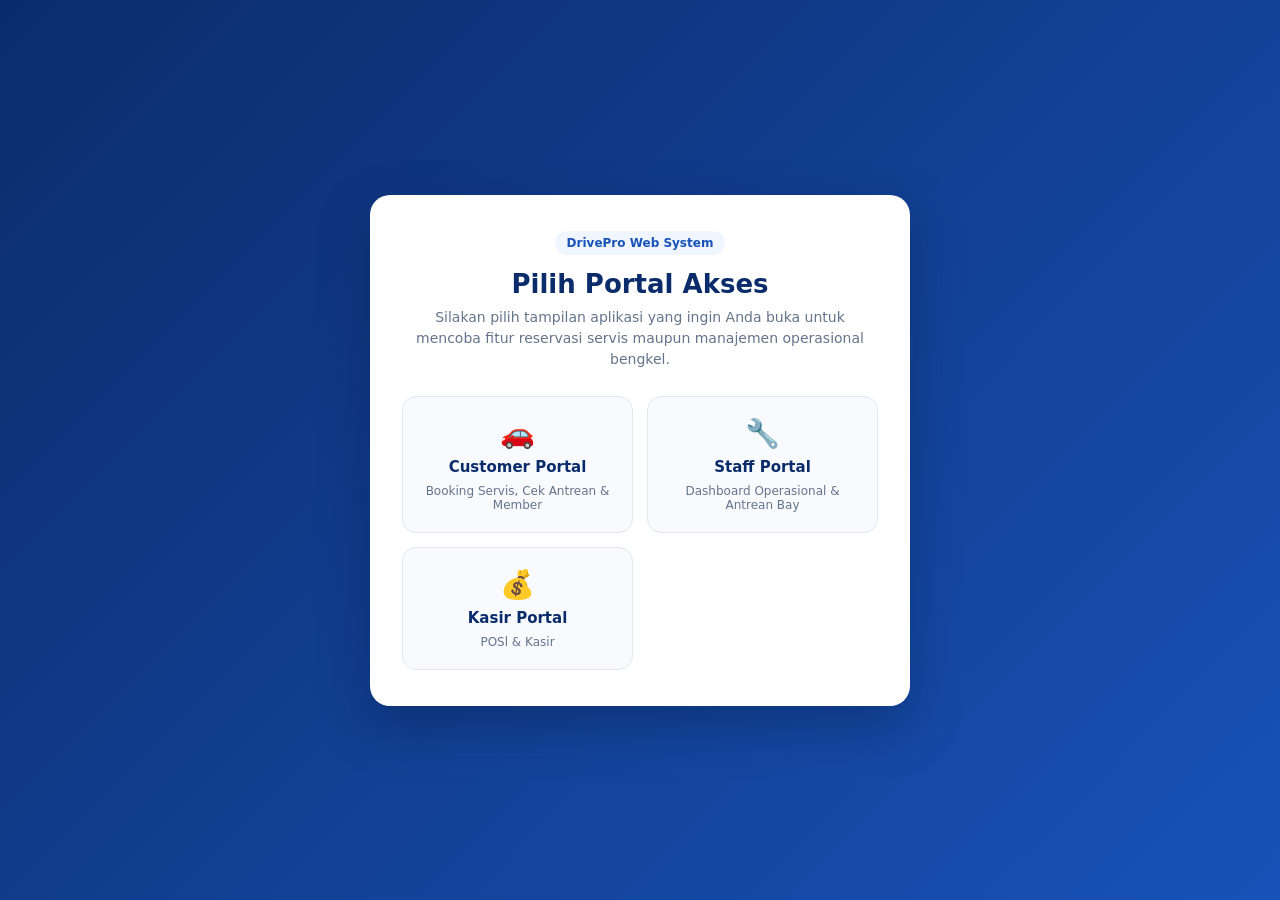
<file: index.html>
<!DOCTYPE html>
<html lang="id">
<head>
    <meta charset="UTF-8">
    <meta name="viewport" content="width=device-width, initial-scale=1.0">
    <title>DrivePro — Car Service & Workshop Management System</title>
    <style>
        * { box-sizing: border-box; margin: 0; padding: 0; font-family: 'Segoe UI', system-ui, sans-serif; }
        body {
            min-height: 100vh;
            background: linear-gradient(135deg, #0b2c6b 0%, #1852b8 100%);
            display: flex;
            align-items: center;
            justify-content: center;
            padding: 24px;
            color: #0f172a;
        }
        .portal-card {
            background: #ffffff;
            width: 100%;
            max-width: 540px;
            border-radius: 20px;
            padding: 36px 32px;
            box-shadow: 0 20px 50px rgba(7, 25, 62, 0.35);
            text-align: center;
        }
        .badge {
            display: inline-block;
            background: #eff6ff;
            color: #1852b8;
            font-size: 12px;
            font-weight: 700;
            padding: 5px 12px;
            border-radius: 99px;
            margin-bottom: 14px;
        }
        h1 { font-size: 26px; color: #0b2c6b; margin-bottom: 8px; }
        p { font-size: 14px; color: #64748b; line-height: 1.5; margin-bottom: 26px; }
        .role-grid { display: grid; grid-template-columns: 1fr 1fr; gap: 14px; }
        .role-btn {
            display: flex;
            flex-direction: column;
            align-items: center;
            gap: 8px;
            padding: 20px 14px;
            border-radius: 14px;
            border: 1.5px solid #e2e8f0;
            background: #f8fafd;
            text-decoration: none;
            color: #0b2c6b;
            transition: all 0.2s ease;
        }
        .role-btn:hover {
            border-color: #1852b8;
            background: #eff6ff;
            transform: translateY(-2px);
        }
        .role-btn strong { font-size: 15px; }
        .role-btn span { font-size: 12px; color: #64748b; }
        @media (max-width: 480px) { .role-grid { grid-template-columns: 1fr; } }
    </style>
</head>
<body>
    <div class="portal-card">
        <span class="badge">DrivePro Web System</span>
        <h1>Pilih Portal Akses</h1>
        <p>Silakan pilih tampilan aplikasi yang ingin Anda buka untuk mencoba fitur reservasi servis maupun manajemen operasional bengkel.</p>
        <div class="role-grid">
            <a href="./customer/index.html" class="role-btn">
                <div style="font-size: 28px;">🚗</div>
                <strong>Customer Portal</strong>
                <span>Booking Servis, Cek Antrean &amp; Member</span>
            </a>
            <a href="./staff/login.html" class="role-btn">
                <div style="font-size: 28px;">🔧</div>
                <strong>Staff Portal</strong>
                <span>Dashboard Operasional &amp; Antrean Bay</span>
            </a>
            <a href="./kasir/login.html" class="role-btn">
                <div style="font-size: 28px;">💰</div>
                <strong>Kasir Portal</strong>
                <span>POSl &amp; Kasir</span>
            </a>
        </div>
    </div>
</body>
</html>
</file>
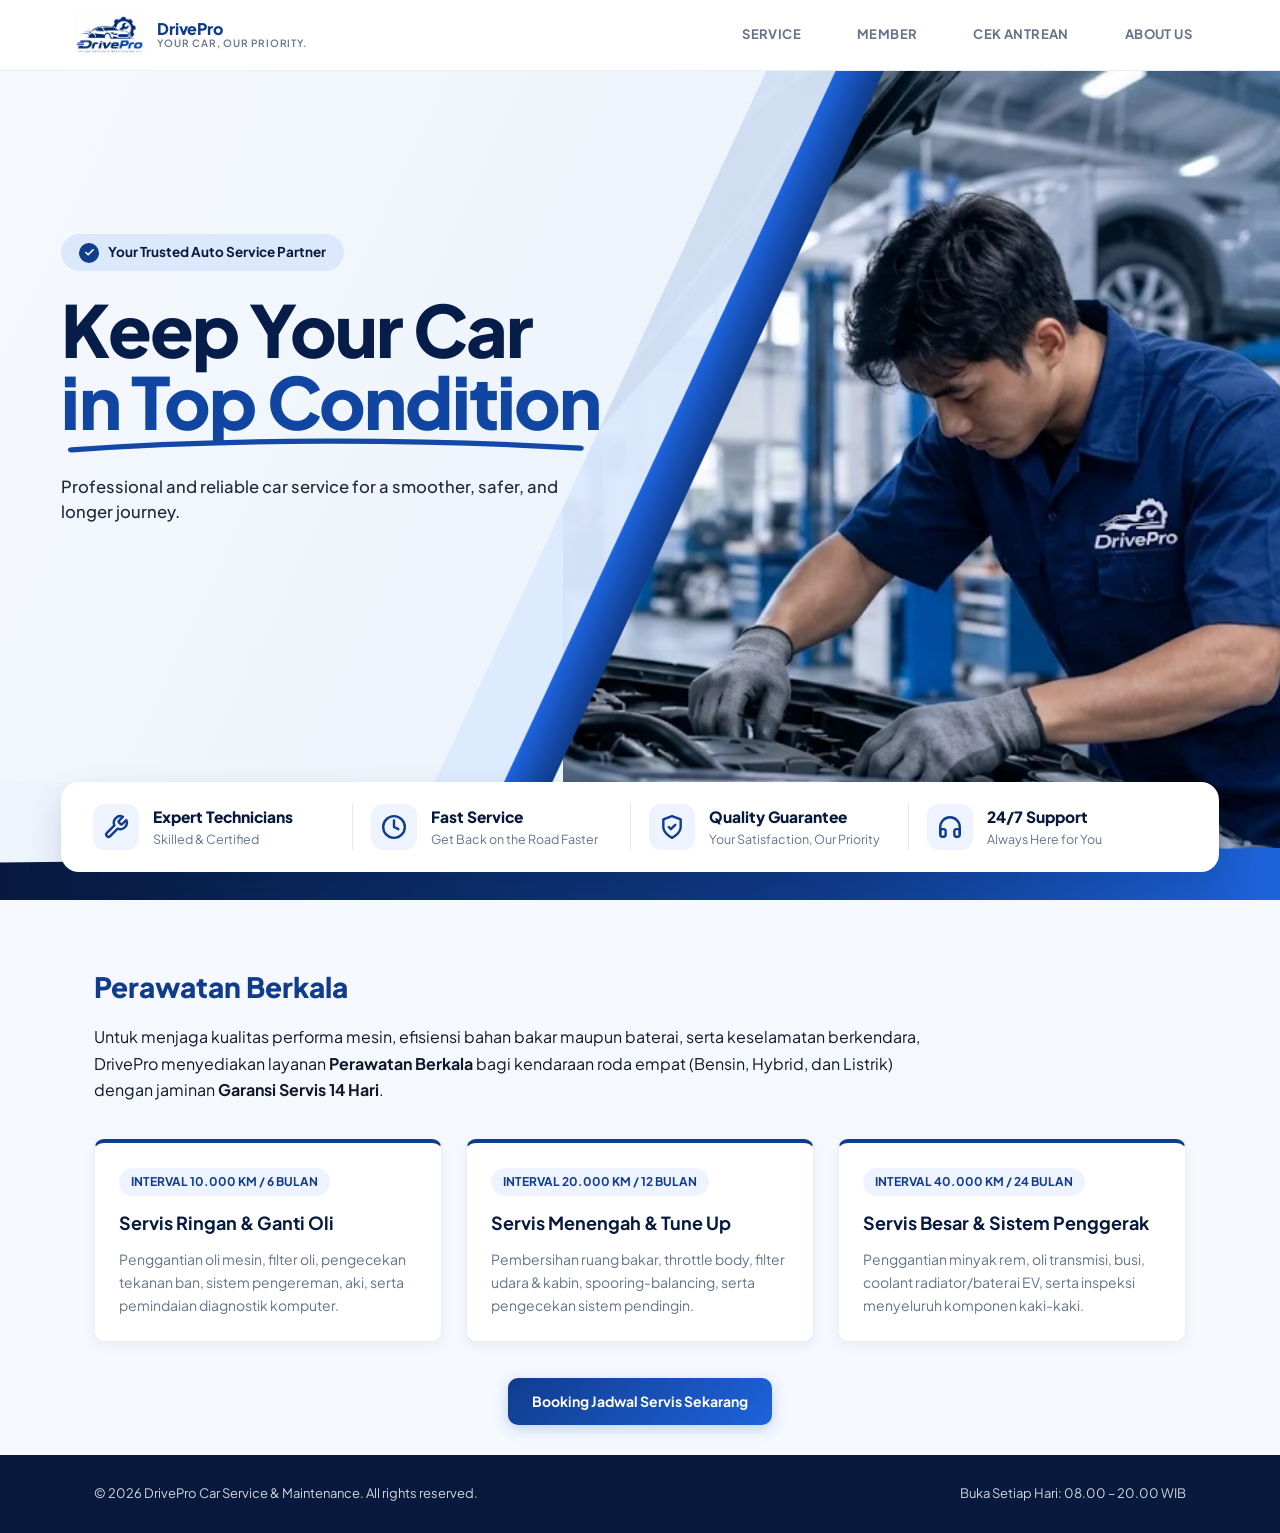
<file: customer/index.html>
<!DOCTYPE html>
<html lang="id">
<head>
    <meta charset="UTF-8">
    <meta name="viewport" content="width=device-width, initial-scale=1.0">
    <title>DrivePro - Car Service &amp; Maintenance</title>
    <link rel="stylesheet" href="css/global.css">
    <link rel="stylesheet" href="css/index.css">
</head>
<body>

    <!-- NAVBAR -->
    <header class="top-navbar">
        <div class="nav-container">
            <a href="index.html" class="brand-logo">
                <img src="assets/logo.jpg" alt="Logo DrivePro" class="logo-img">
                <div class="logo-text">
                    <strong>DrivePro</strong>
                    <small>YOUR CAR, OUR PRIORITY.</small>
                </div>
            </a>

            <nav class="main-nav">
                <a href="service.html">SERVICE</a>
                <a href="member.html">MEMBER</a>
                <a href="antrean.html">CEK ANTREAN</a>
                <a href="about.html">ABOUT US</a>
            </nav>
        </div>
    </header>

    <main>
        <section class="hero-section">
    <!-- Foto Mekanik Bersih di Sisi Kanan -->
    <div class="hero-photo-right"></div>

    <!-- Potongan Diagonal Putih-Biru & Teks Vektor Tajam -->
    <div class="hero-diagonal-layer">
        <div class="hero-inner-container">
            <div class="hero-copy-box">
                <div class="trust-pill-badge">
                    <span class="trust-check-icon">
                        <svg width="11" height="11" viewBox="0 0 24 24" fill="none" stroke="currentColor" stroke-width="3.5" stroke-linecap="round" stroke-linejoin="round"><polyline points="20 6 9 17 4 12"></polyline></svg>
                    </span>
                    Your Trusted Auto Service Partner
                </div>

                <h1>
                    <span class="line-top">Keep Your Car</span><br>
                    <span class="line-bottom">
                        in Top Condition
                        <svg class="curved-underline" viewBox="0 0 420 20" fill="none" preserveAspectRatio="none">
                            <path d="M4 16C135 2 285 2 416 14" stroke="#1448a8" stroke-width="6.5" stroke-linecap="round"/>
                        </svg>
                    </span>
                </h1>

                <p>Professional and reliable car service for a smoother, safer, and longer journey.</p>
            </div>
        </div>
    </div>

    <!-- Bar Putih 4 Keunggulan di Bagian Bawah -->
    <div class="hero-features-wrapper">
        <div class="hero-features-bar">
            <div class="hf-item">
                <div class="hf-icon">
                    <svg width="26" height="26" viewBox="0 0 24 24" fill="none" stroke="currentColor" stroke-width="2.2" stroke-linecap="round" stroke-linejoin="round"><path d="M14.7 6.3a1 1 0 0 0 0 1.4l1.6 1.6a1 1 0 0 0 1.4 0l3.77-3.77a6 6 0 0 1-7.94 7.94l-6.91 6.91a2.12 2.12 0 0 1-3-3l6.91-6.91a6 6 0 0 1 7.94-7.94l-3.76 3.76z"></path></svg>
                </div>
                <div>
                    <strong>Expert Technicians</strong>
                    <small>Skilled &amp; Certified</small>
                </div>
            </div>

            <div class="hf-item">
                <div class="hf-icon">
                    <svg width="26" height="26" viewBox="0 0 24 24" fill="none" stroke="currentColor" stroke-width="2.2" stroke-linecap="round" stroke-linejoin="round"><circle cx="12" cy="12" r="10"></circle><polyline points="12 6 12 12 16 14"></polyline></svg>
                </div>
                <div>
                    <strong>Fast Service</strong>
                    <small>Get Back on the Road Faster</small>
                </div>
            </div>

            <div class="hf-item">
                <div class="hf-icon">
                    <svg width="26" height="26" viewBox="0 0 24 24" fill="none" stroke="currentColor" stroke-width="2.2" stroke-linecap="round" stroke-linejoin="round"><path d="M12 22s8-4 8-10V5l-8-3-8 3v7c0 6 8 10 8 10z"></path><polyline points="9 12 11 14 15 10"></polyline></svg>
                </div>
                <div>
                    <strong>Quality Guarantee</strong>
                    <small>Your Satisfaction, Our Priority</small>
                </div>
            </div>

            <div class="hf-item">
                <div class="hf-icon">
                    <svg width="26" height="26" viewBox="0 0 24 24" fill="none" stroke="currentColor" stroke-width="2.2" stroke-linecap="round" stroke-linejoin="round"><path d="M3 18v-6a9 9 0 0 1 18 0v6"></path><path d="M21 19a2 2 0 0 1-2 2h-1a2 2 0 0 1-2-2v-3a2 2 0 0 1 2-2h3zM3 19a2 2 0 0 0 2 2h1a2 2 0 0 0 2-2v-3a2 2 0 0 0-2-2H3z"></path></svg>
                </div>
                <div>
                    <strong>24/7 Support</strong>
                    <small>Always Here for You</small>
                </div>
            </div>
        </div>
    </div>

    <!-- Pita Biru Tua Miring di Dasar Banner -->
    <div class="hero-bottom-navy-strip"></div>
</section>

        <!-- SECTION PERAWATAN BERKALA -->
        <section class="perawatan-section">
            <div class="container">
                <h2 class="section-title">Perawatan Berkala</h2>
                <p class="section-desc">
                    Untuk menjaga kualitas performa mesin, efisiensi bahan bakar maupun baterai, serta keselamatan berkendara,
                    DrivePro menyediakan layanan <strong>Perawatan Berkala</strong> bagi kendaraan roda empat (Bensin, Hybrid, dan Listrik) dengan
                    jaminan <strong>Garansi Servis 14 Hari</strong>.
                </p>

                <div class="perawatan-grid">
                    <div class="perawatan-card">
                        <span class="km-badge">INTERVAL 10.000 KM / 6 BULAN</span>
                        <h3>Servis Ringan &amp; Ganti Oli</h3>
                        <p>Penggantian oli mesin, filter oli, pengecekan tekanan ban, sistem pengereman, aki, serta pemindaian diagnostik komputer.</p>
                    </div>

                    <div class="perawatan-card">
                        <span class="km-badge">INTERVAL 20.000 KM / 12 BULAN</span>
                        <h3>Servis Menengah &amp; Tune Up</h3>
                        <p>Pembersihan ruang bakar, throttle body, filter udara &amp; kabin, spooring-balancing, serta pengecekan sistem pendingin.</p>
                    </div>

                    <div class="perawatan-card">
                        <span class="km-badge">INTERVAL 40.000 KM / 24 BULAN</span>
                        <h3>Servis Besar &amp; Sistem Penggerak</h3>
                        <p>Penggantian minyak rem, oli transmisi, busi, coolant radiator/baterai EV, serta inspeksi menyeluruh komponen kaki-kaki.</p>
                    </div>
                </div>

                <div style="margin-top: 36px; text-align: center;">
                    <a href="service.html" class="btn-primary">Booking Jadwal Servis Sekarang</a>
                </div>
            </div>
        </section>
    </main>

    <!-- FOOTER -->
    <footer class="site-footer">
        <div class="container footer-inner">
            <p>&copy; 2026 DrivePro Car Service &amp; Maintenance. All rights reserved.</p>
            <p>Buka Setiap Hari: 08.00 – 20.00 WIB</p>
        </div>
    </footer>

    <script src="js/data.js"></script>
    <script src="js/index.js"></script>
</body>
</html>
</file>
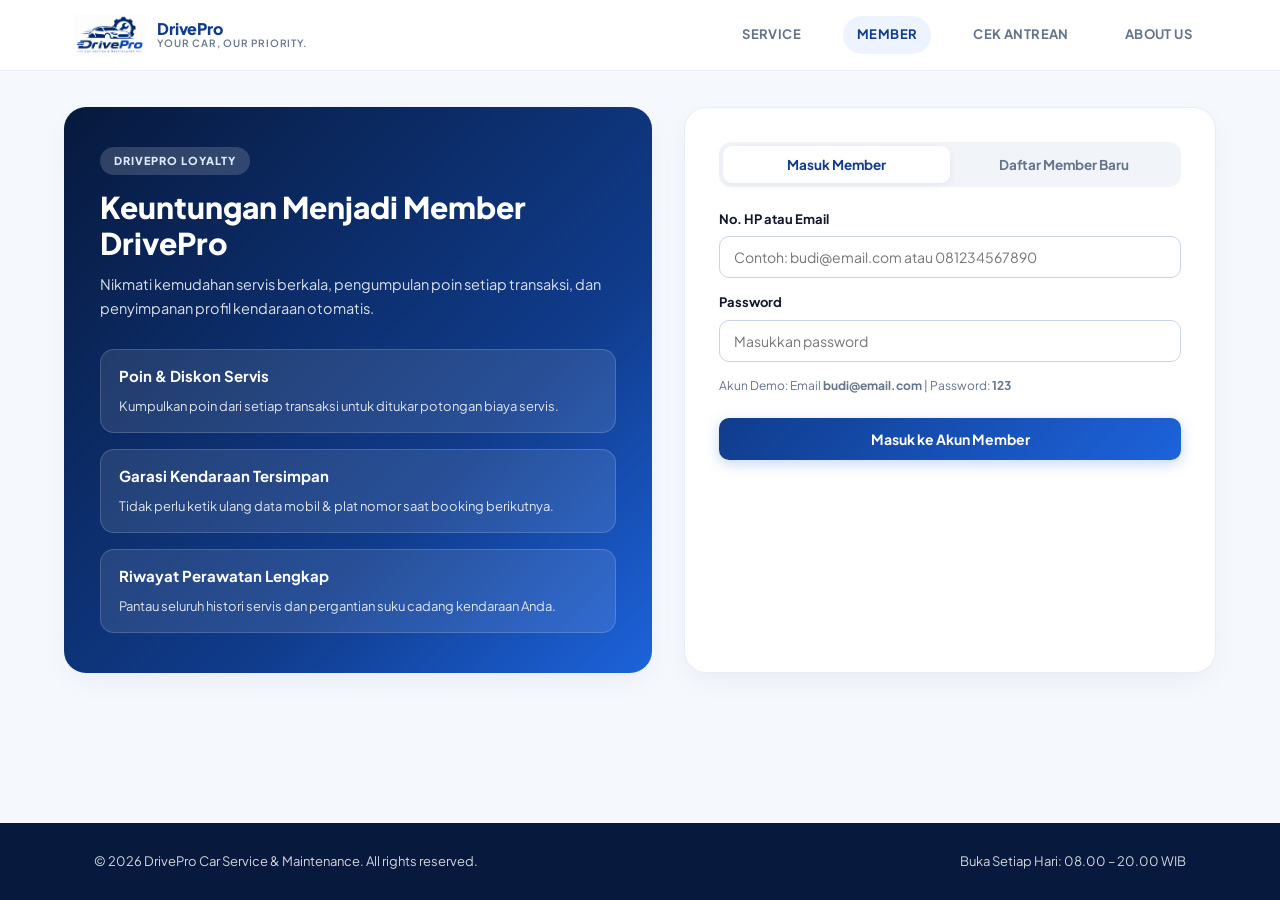
<file: customer/member.html>
<!DOCTYPE html>
<html lang="id">
<head>
    <meta charset="UTF-8">
    <meta name="viewport" content="width=device-width, initial-scale=1.0">
    <title>Membership - DrivePro</title>
    <link rel="stylesheet" href="css/global.css">
    <link rel="stylesheet" href="css/member.css">
</head>
<body>

    <header class="top-navbar">
        <div class="nav-container">
            <a href="index.html" class="brand-logo">
                <img src="assets/logo.jpg" alt="Logo DrivePro" class="logo-img">
                <div class="logo-text">
                    <strong>DrivePro</strong>
                    <small>YOUR CAR, OUR PRIORITY.</small>
                </div>
            </a>

            <nav class="main-nav">
                <a href="service.html">SERVICE</a>
                <a href="member.html" class="active">MEMBER</a>
                <a href="antrean.html">CEK ANTREAN</a>
                <a href="about.html">ABOUT US</a>
            </nav>
        </div>
    </header>

    <main class="container member-page">

        <!-- =========================================================
             BAGIAN 1: GERBANG LOGIN / DAFTAR + OTP
             ========================================================= -->
        <div id="memberSplitWrapper" class="member-split-layout">
            <section class="benefit-banner">
                <span class="benefit-eyebrow">DRIVEPRO LOYALTY</span>
                <h1>Keuntungan Menjadi Member DrivePro</h1>
                <p>Nikmati kemudahan servis berkala, pengumpulan poin setiap transaksi, dan penyimpanan profil kendaraan otomatis.</p>
                
                <div class="benefit-list">
                    <div class="benefit-item">
                        <strong>Poin &amp; Diskon Servis</strong>
                        <span>Kumpulkan poin dari setiap transaksi untuk ditukar potongan biaya servis.</span>
                    </div>
                    <div class="benefit-item">
                        <strong>Garasi Kendaraan Tersimpan</strong>
                        <span>Tidak perlu ketik ulang data mobil &amp; plat nomor saat booking berikutnya.</span>
                    </div>
                    <div class="benefit-item">
                        <strong>Riwayat Perawatan Lengkap</strong>
                        <span>Pantau seluruh histori servis dan pergantian suku cadang kendaraan Anda.</span>
                    </div>
                </div>
            </section>

            <section id="authSection" class="auth-card">
                <div class="auth-tabs">
                    <button type="button" class="tab-btn active" id="tabLoginBtn" onclick="switchAuthTab('login')">Masuk Member</button>
                    <button type="button" class="tab-btn" id="tabRegisterBtn" onclick="switchAuthTab('register')">Daftar Member Baru</button>
                </div>

                <!-- Form Masuk -->
                <form id="loginForm" class="auth-form">
                    <div class="form-group">
                        <label for="loginIdentifier">No. HP atau Email</label>
                        <input type="text" id="loginIdentifier" placeholder="Contoh: budi@email.com atau 081234567890" required>
                    </div>
                    <div class="form-group">
                        <label for="loginPassword">Password</label>
                        <input type="password" id="loginPassword" placeholder="Masukkan password" required>
                    </div>
                    <small class="hint-text">Akun Demo: Email <strong>budi@email.com</strong> | Password: <strong>123</strong></small>
                    <button type="submit" class="btn-primary" style="width: 100%; margin-top: 8px;">Masuk ke Akun Member</button>
                </form>

                <!-- Form Daftar Member Baru -->
                <form id="registerForm" class="auth-form" style="display: none;">
                    <div class="form-group">
                        <label for="regName">Nama Lengkap</label>
                        <input type="text" id="regName" placeholder="Nama lengkap Anda" required>
                    </div>
                    <div class="form-group">
                        <label for="regPhone">Nomor HP (WhatsApp)</label>
                        <input type="tel" id="regPhone" placeholder="0812xxxxxxxx" required>
                    </div>
                    <div class="form-group">
                        <label for="regEmail">Email (Untuk Verifikasi OTP)</label>
                        <input type="email" id="regEmail" placeholder="nama@email.com" required>
                    </div>
                    <div class="form-group">
                        <label for="regCity">Kota</label>
                        <input type="text" id="regCity" placeholder="Contoh: Bandung" required>
                    </div>
                    <div class="form-group">
                        <label for="regPassword">Buat Password</label>
                        <input type="password" id="regPassword" placeholder="Minimal 3 karakter" required>
                    </div>
                    <button type="submit" class="btn-primary" style="width: 100%; margin-top: 8px;">Kirim Kode OTP ke Email</button>
                </form>

                <!-- Simulasi Verifikasi OTP Email -->
                <div id="otpVerificationBox" class="otp-box" style="display: none;">
                    <h3>Verifikasi OTP Email</h3>
                    <p id="otpSentMessage"></p>
                    <div class="otp-demo-alert">
                        Kode OTP Simulasi Anda: <strong id="generatedOtpDisplay">482910</strong>
                    </div>
                    <div class="form-group">
                        <label for="otpInput">Masukkan 6 Digit Kode OTP</label>
                        <input type="text" id="otpInput" maxlength="6" placeholder="Masukkan 6 digit angka">
                    </div>
                    <button type="button" class="btn-primary" style="width: 100%; margin-top: 12px;" onclick="verifyOtpAndComplete()">Verifikasi &amp; Aktifkan Akun</button>
                </div>
            </section>
        </div>

        <!-- =========================================================
             BAGIAN 2: DASHBOARD MEMBERSHIP
             ========================================================= -->
        <section id="memberDashboardSection" style="display: none;">

            <!-- Header Bar Atas Halaman -->
            <div class="page-top-strip">
                <div class="page-title-left">
                    <span class="blue-bar-accent"></span>
                    <h2>Membership</h2>
                </div>
                <button type="button" class="btn-logout-subtle" onclick="logoutMember()">Keluar Akun</button>
            </div>

            <!-- Kartu Profil Utama & Loyalty Points -->
            <div class="member-hero-card">
                <div class="mh-left-group">
                    <!-- Profil Kiri -->
                    <div class="mh-profile-side">
                        <div class="mh-avatar-circle">
                            <svg width="42" height="42" viewBox="0 0 24 24" fill="#2c4c8c"><path d="M12 12c2.7 0 4.8-2.1 4.8-4.8S14.7 2.4 12 2.4 7.2 4.5 7.2 7.2 9.3 12 12 12zm0 2.4c-3.2 0-9.6 1.6-9.6 4.8v2.4h19.2v-2.4c0-3.2-6.4-4.8-9.6-4.8z"/></svg>
                            <button type="button" class="mh-edit-badge" title="Edit Profil" onclick="openEditProfileModal()">
                                <svg width="11" height="11" viewBox="0 0 24 24" fill="currentColor"><path d="M3 17.25V21h3.75L17.81 9.94l-3.75-3.75L3 17.25zM20.71 7.04a1.003 1.003 0 0 0 0-1.42l-2.34-2.34a1.003 1.003 0 0 0-1.42 0l-1.83 1.83 3.75 3.75 1.84-1.82z"/></svg>
                            </button>
                        </div>
                        <div class="mh-user-details">
                            <h3 id="mbNameDisplay">Budi Santoso</h3>
                            <p class="mh-contact-line">
                                <svg width="14" height="14" viewBox="0 0 24 24" fill="#103c8c"><path d="M20 4H4c-1.1 0-2 .9-2 2v12c0 1.1.9 2 2 2h16c1.1 0 2-.9 2-2V6c0-1.1-.9-2-2-2zm0 4-8 5-8-5V6l8 5 8-5v2z"/></svg>
                                <span id="mbEmailDisplay">budi@email.com</span>
                            </p>
                            <p class="mh-contact-line">
                                <svg width="14" height="14" viewBox="0 0 24 24" fill="#103c8c"><path d="M6.62 10.79a15.05 15.05 0 0 0 6.59 6.59l2.2-2.2c.27-.27.67-.36 1.02-.24 1.12.37 2.33.57 3.57.57.55 0 1 .45 1 1V20c0 .55-.45 1-1 1-9.39 0-17-7.61-17-17 0-.55.45-1 1-1h3.5c.55 0 1 .45 1 1 0 1.25.2 2.45.57 3.57.11.35.03.74-.25 1.02l-2.2 2.2z"/></svg>
                                <span id="mbPhoneDisplay">081234567890</span> • <span id="mbCityDisplay">Bandung</span>
                            </p>
                        </div>
                    </div>

                    <div class="mh-divider"></div>

                    <!-- Loyalty Points Tengah -->
                    <div class="mh-points-side">
                        <div class="mh-star-badge">
                            <svg width="24" height="24" viewBox="0 0 24 24" fill="#ffffff"><path d="M12 17.27 18.18 21l-1.64-7.03L22 9.24l-7.19-.61L12 2 9.19 8.63 2 9.24l5.46 4.73L5.82 21z"/></svg>
                        </div>
                        <div>
                            <span class="pts-label">Loyalty Points</span>
                            <div class="pts-value"><strong id="mbPointsDisplay">1.250</strong> <span>pts</span></div>
                            <a href="#" class="pts-link" onclick="switchMemberSubTab('vouchers'); return false;">View Point History</a>
                        </div>
                    </div>
                </div>

                <!-- Gambar Mobil Aset di Kanan -->
                <div class="mh-car-wrapper">
                    <img src="assets/car1.png" alt="DrivePro Car" class="mh-car-graphic">
                </div>
            </div>

            <!-- 4 Pill Tabs Navigasi -->
            <div class="member-subnav-pills">
                <button type="button" class="subpill active" data-subtab="overview" onclick="switchMemberSubTab('overview')">
                    <svg width="16" height="16" viewBox="0 0 24 24" fill="currentColor"><path d="M12 12c2.21 0 4-1.79 4-4s-1.79-4-4-4-4 1.79-4 4 1.79 4 4 4zm0 2c-2.67 0-8 1.34-8 4v2h16v-2c0-2.66-5.33-4-8-4z"/></svg>
                    My Profile
                </button>
                <button type="button" class="subpill" data-subtab="vehicles" onclick="switchMemberSubTab('vehicles')">
                    <svg width="16" height="16" viewBox="0 0 24 24" fill="currentColor"><path d="M18.92 6.01C18.72 5.42 18.16 5 17.5 5h-11c-.66 0-1.21.42-1.42 1.01L3 12v8c0 .55.45 1 1 1h1c.55 0 1-.45 1-1v-1h12v1c0 .55.45 1 1 1h1c.55 0 1-.45 1-1v-8l-2.08-5.99zM6.5 16c-.83 0-1.5-.67-1.5-1.5S5.67 13 6.5 13s1.5.67 1.5 1.5S7.33 16 6.5 16zm11 0c-.83 0-1.5-.67-1.5-1.5s.67-1.5 1.5-1.5 1.5.67 1.5 1.5-.67 1.5-1.5 1.5zM5 11l1.5-4.5h11L19 11H5z"/></svg>
                    My Vehicles
                </button>
                <button type="button" class="subpill" data-subtab="history" onclick="switchMemberSubTab('history')">
                    <svg width="16" height="16" viewBox="0 0 24 24" fill="currentColor"><path d="M13 3a9 9 0 0 0-9 9H1l3.89 3.89.07.14L9 12H6c0-3.87 3.13-7 7-7s7 3.13 7 7-3.13 7-7 7c-1.93 0-3.68-.79-4.94-2.06l-1.42 1.42A8.954 8.954 0 0 0 13 21a9 9 0 0 0 0-18zm-1 5v5l4.28 2.54.72-1.21-3.5-2.08V8H12z"/></svg>
                    Transaction History
                </button>
                <button type="button" class="subpill" data-subtab="vouchers" onclick="switchMemberSubTab('vouchers')">
                    <svg width="16" height="16" viewBox="0 0 24 24" fill="currentColor"><path d="M22 10V6a2 2 0 0 0-2-2H4c-1.1 0-1.99.89-1.99 2v4c1.1 0 1.99.9 1.99 2s-.89 2-2 2v4c0 1.1.9 2 2 2h16c1.1 0 2-.9 2-2v-4c-1.1 0-2-.9-2-2s.9-2 2-2zm-9 7.5h-2v-2h2v2zm0-4.5h-2v-2h2v2zm0-4.5h-2v-2h2v2z"/></svg>
                    My Vouchers &amp; Points
                </button>
            </div>

            <!-- =========================================================
                 SUB-TAB 1: MY PROFILE (OVERVIEW 2 KOLOM)
                 ========================================================= -->
            <div id="subtab-overview" class="subtab-panel">
                <div class="overview-two-col">
                    <!-- Kolom Kiri -->
                    <div class="ov-left-col">
                        <!-- Service History Summary -->
                        <div class="dash-card">
                            <div class="dash-card-head">
                                <h4>
                                    <svg width="18" height="18" viewBox="0 0 24 24" fill="#103c8c"><path d="M5 9.2h3V19H5zM10.6 5h2.8v14h-2.8zm5.6 8H19v6h-2.8z"/></svg>
                                    Service History Summary
                                </h4>
                                <a href="#" onclick="switchMemberSubTab('history'); return false;">View All</a>
                            </div>
                            <div class="summary-split-box">
                                <div class="sum-stat">
                                    <div class="sum-icon-solid">
                                        <svg width="32" height="32" viewBox="0 0 24 24" fill="#1852b8"><path d="M22.7 19l-9.1-9.1c.9-2.3.4-5-1.5-6.9-2-2-5-2.4-7.4-1.3L9 6 6 9 1.6 4.7C.4 7.1.9 10.1 2.9 12.1c1.9 1.9 4.6 2.4 6.9 1.5l9.1 9.1c.4.4 1 .4 1.4 0l2.3-2.3c.5-.4.5-1.1.1-1.4z"/></svg>
                                    </div>
                                    <div>
                                        <small style="display:block; margin-bottom:2px;">Total Services</small>
                                        <strong id="ovTotalServices" class="sum-big-count">3</strong>
                                    </div>
                                </div>

                                <div class="sum-v-line"></div>

                                <div class="sum-stat">
                                    <div class="sum-icon-solid">
                                        <svg width="32" height="32" viewBox="0 0 24 24" fill="#1852b8"><path d="M19 4h-1V2h-2v2H8V2H6v2H5c-1.11 0-1.99.9-1.99 2L3 20a2 2 0 0 0 2 2h14c1.1 0 2-.9 2-2V6c0-1.1-.9-2-2-2zm0 16H5V10h14v10zM9 14H7v-2h2v2zm4 0h-2v-2h2v2zm4 0h-2v-2h2v2zm-8 4H7v-2h2v2zm4 0h-2v-2h2v2zm4 0h-2v-2h2v2z"/></svg>
                                    </div>
                                    <div>
                                        <small style="display:block; margin-bottom:2px;">Last Service</small>
                                        <strong id="ovLastService" class="sum-date-text">18 Nov 2026</strong>
                                    </div>
                                </div>
                            </div>
                        </div>

                        <!-- My Vehicles Preview -->
                        <div class="dash-card">
                            <div class="dash-card-head">
                                <h4>
                                    <svg width="18" height="18" viewBox="0 0 24 24" fill="#103c8c"><path d="M18.92 6.01C18.72 5.42 18.16 5 17.5 5h-11c-.66 0-1.21.42-1.42 1.01L3 12v8c0 .55.45 1 1 1h1c.55 0 1-.45 1-1v-1h12v1c0 .55.45 1 1 1h1c.55 0 1-.45 1-1v-8l-2.08-5.99zM6.5 16c-.83 0-1.5-.67-1.5-1.5S5.67 13 6.5 13s1.5.67 1.5 1.5S7.33 16 6.5 16zm11 0c-.83 0-1.5-.67-1.5-1.5s.67-1.5 1.5-1.5 1.5.67 1.5 1.5-.67 1.5-1.5 1.5zM5 11l1.5-4.5h11L19 11H5z"/></svg>
                                    My Vehicles
                                </h4>
                                <a href="#" onclick="switchMemberSubTab('vehicles'); return false;">View All</a>
                            </div>
                            <div id="ovVehiclesPreview" class="ov-vehicle-stack"></div>
                        </div>

                        <!-- Recent Transactions (Klik item untuk buka Struk Detail) -->
                        <div class="dash-card">
                            <div class="dash-card-head">
                                <h4>
                                    <svg width="18" height="18" viewBox="0 0 24 24" fill="#103c8c"><path d="M19 3H5c-1.1 0-2 .9-2 2v14c0 1.1.9 2 2 2h14c1.1 0 2-.9 2-2V5c0-1.1-.9-2-2-2zm-2 10H7v-2h10v2zm0-4H7V7h10v2zm-4 8H7v-2h6v2z"/></svg>
                                    Recent Transactions
                                </h4>
                                <a href="#" onclick="switchMemberSubTab('history'); return false;">View All</a>
                            </div>
                            <div id="ovRecentTxList" class="recent-tx-rows"></div>
                        </div>
                    </div>

                    <!-- Kolom Kanan: Promo & Discount Vouchers -->
                    <div class="ov-right-col">
                        <div class="dash-card">
                            <div class="dash-card-head">
                                <h4>
                                    <svg width="18" height="18" viewBox="0 0 24 24" fill="#103c8c"><path d="M22 10V6a2 2 0 0 0-2-2H4c-1.1 0-1.99.89-1.99 2v4c1.1 0 1.99.9 1.99 2s-.89 2-2 2v4c0 1.1.9 2 2 2h16c1.1 0 2-.9 2-2v-4c-1.1 0-2-.9-2-2s.9-2 2-2zm-9 7.5h-2v-2h2v2zm0-4.5h-2v-2h2v2zm0-4.5h-2v-2h2v2z"/></svg>
                                    Promo &amp; Discount Vouchers
                                </h4>
                                <a href="#" onclick="switchMemberSubTab('vouchers'); return false;">View All</a>
                            </div>

                            <div class="featured-voucher-ticket">
                                <div class="vt-left">
                                    <div class="vt-tag-icon">%</div>
                                    <div>
                                        <span class="vt-eyebrow">Special Member Discount</span>
                                        <div class="vt-big-num">20% <span>OFF</span></div>
                                        <small>for All Service Packages</small>
                                    </div>
                                </div>

                                <div class="vt-perforation"></div>

                                <div class="vt-right">
                                    <div class="vt-valid">
                                        <small style="display:flex; align-items:center; gap:5px;">
                                            <svg width="12" height="12" viewBox="0 0 24 24" fill="currentColor"><path d="M19 4h-1V2h-2v2H8V2H6v2H5c-1.11 0-1.99.9-1.99 2L3 20a2 2 0 0 0 2 2h14c1.1 0 2-.9 2-2V6c0-1.1-.9-2-2-2zm0 16H5V10h14v10z"/></svg>
                                            Valid Until
                                        </small>
                                        <strong>31 Dec 2026</strong>
                                    </div>
                                    <a href="service.html" class="btn-use-voucher">Use Voucher</a>
                                </div>
                            </div>

                            <div class="voucher-tnc-box">
                                <strong style="display:flex; align-items:center; gap:6px;">
                                    <svg width="15" height="15" viewBox="0 0 24 24" fill="#103c8c"><path d="M12 2C6.48 2 2 6.48 2 12s4.48 10 10 10 10-4.48 10-10S17.52 2 12 2zm1 15h-2v-6h2v6zm0-8h-2V7h2v2z"/></svg>
                                    Terms &amp; Conditions:
                                </strong>
                                <ul>
                                    <li>Valid for all service packages (Bensin, Hybrid &amp; Listrik).</li>
                                    <li>Cannot be combined with other promotions.</li>
                                    <li>Show this voucher or your registered member phone at the booking counter.</li>
                                </ul>
                            </div>
                        </div>
                    </div>
                </div>
            </div>

            <!-- =========================================================
                 SUB-TAB 2: MY VEHICLES
                 ========================================================= -->
            <div id="subtab-vehicles" class="subtab-panel" style="display: none;">
                <div class="overview-two-col">
                    <div class="ov-left-col">
                        <div class="dash-card">
                            <div class="dash-card-head">
                                <h4>
                                    <svg width="18" height="18" viewBox="0 0 24 24" fill="#103c8c"><path d="M18.92 6.01C18.72 5.42 18.16 5 17.5 5h-11c-.66 0-1.21.42-1.42 1.01L3 12v8c0 .55.45 1 1 1h1c.55 0 1-.45 1-1v-1h12v1c0 .55.45 1 1 1h1c.55 0 1-.45 1-1v-8l-2.08-5.99zM6.5 16c-.83 0-1.5-.67-1.5-1.5S5.67 13 6.5 13s1.5.67 1.5 1.5S7.33 16 6.5 16zm11 0c-.83 0-1.5-.67-1.5-1.5s.67-1.5 1.5-1.5 1.5.67 1.5 1.5-.67 1.5-1.5 1.5zM5 11l1.5-4.5h11L19 11H5z"/></svg>
                                    Saved Vehicles
                                </h4>
                                <a href="#" onclick="openAddVehicleModal(); return false;">+ Add Vehicle</a>
                            </div>
                            <div id="fullVehiclesGrid" class="ov-vehicle-stack"></div>
                        </div>
                    </div>

                    <div class="ov-right-col">
                        <div class="dash-card">
                            <div class="dash-card-head">
                                <h4>
                                    <svg width="18" height="18" viewBox="0 0 24 24" fill="#103c8c"><path d="M12 2C6.48 2 2 6.48 2 12s4.48 10 10 10 10-4.48 10-10S17.52 2 12 2zm1 15h-2v-6h2v6zm0-8h-2V7h2v2z"/></svg>
                                    Garage Benefits &amp; Maintenance
                                </h4>
                            </div>
                            <div class="summary-split-box" style="margin-bottom: 16px;">
                                <div class="sum-stat">
                                    <div class="sum-icon-solid">
                                        <svg width="30" height="30" viewBox="0 0 24 24" fill="#1852b8"><path d="M18.92 6.01C18.72 5.42 18.16 5 17.5 5h-11c-.66 0-1.21.42-1.42 1.01L3 12v8c0 .55.45 1 1 1h1c.55 0 1-.45 1-1v-1h12v1c0 .55.45 1 1 1h1c.55 0 1-.45 1-1v-8l-2.08-5.99z"/></svg>
                                    </div>
                                    <div>
                                        <small style="display:block; margin-bottom:2px;">Registered Cars</small>
                                        <strong id="vehCountDisplay" class="sum-big-count">2</strong>
                                    </div>
                                </div>
                                <div class="sum-v-line"></div>
                                <div class="sum-stat">
                                    <div>
                                        <small style="display:block; margin-bottom:2px;">Recommended Interval</small>
                                        <strong class="sum-date-text">Every 10.000 km</strong>
                                    </div>
                                </div>
                            </div>
                            <div class="voucher-tnc-box">
                                <strong>Keuntungan Simpan Kendaraan:</strong>
                                <ul>
                                    <li>Data plat nomor dan tipe mesin otomatis terisi saat booking servis.</li>
                                    <li>Riwayat perawatan tercatat terpisah untuk setiap unit mobil.</li>
                                    <li>Pengingat jadwal servis berkala disesuaikan dengan jenis mesin kendaraan.</li>
                                </ul>
                            </div>
                        </div>
                    </div>
                </div>
            </div>

            <!-- =========================================================
                 SUB-TAB 3: TRANSACTION HISTORY (RINCIAN STRUK, PROMO & TOTAL)
                 ========================================================= -->
            <div id="subtab-history" class="subtab-panel" style="display: none;">
                <div class="overview-two-col">
                    <!-- Kolom Kiri: Daftar Transaksi dengan Rincian Item & Promo -->
                    <div class="ov-left-col">
                        <div class="dash-card">
                            <div class="dash-card-head">
                                <h4>
                                    <svg width="18" height="18" viewBox="0 0 24 24" fill="#103c8c"><path d="M13 3a9 9 0 0 0-9 9H1l3.89 3.89.07.14L9 12H6c0-3.87 3.13-7 7-7s7 3.13 7 7-3.13 7-7 7c-1.93 0-3.68-.79-4.94-2.06l-1.42 1.42A8.954 8.954 0 0 0 13 21a9 9 0 0 0 0-18zm-1 5v5l4.28 2.54.72-1.21-3.5-2.08V8H12z"/></svg>
                                    All Service Transactions
                                </h4>
                                <span style="font-size: 11.5px; color: #64748b;">Klik item untuk struk lengkap</span>
                            </div>
                            <div id="fullTransactionsTable" class="recent-tx-rows"></div>
                        </div>
                    </div>

                    <!-- Kolom Kanan: Ringkasan Pengeluaran & Hemat Promo -->
                    <div class="ov-right-col">
                        <div class="dash-card">
                            <div class="dash-card-head">
                                <h4>
                                    <svg width="18" height="18" viewBox="0 0 24 24" fill="#103c8c"><path d="M5 9.2h3V19H5zM10.6 5h2.8v14h-2.8zm5.6 8H19v6h-2.8z"/></svg>
                                    Transaction Summary
                                </h4>
                            </div>
                            <div class="summary-split-box" style="margin-bottom: 16px;">
                                <div class="sum-stat">
                                    <div class="sum-icon-solid">
                                        <svg width="30" height="30" viewBox="0 0 24 24" fill="#1852b8"><path d="M22.7 19l-9.1-9.1c.9-2.3.4-5-1.5-6.9-2-2-5-2.4-7.4-1.3L9 6 6 9 1.6 4.7C.4 7.1.9 10.1 2.9 12.1c1.9 1.9 4.6 2.4 6.9 1.5l9.1 9.1c.4.4 1 .4 1.4 0l2.3-2.3c.5-.4.5-1.1.1-1.4z"/></svg>
                                    </div>
                                    <div>
                                        <small>Completed Orders</small>
                                        <strong id="histTotalCount" class="sum-big-count">3</strong>
                                    </div>
                                </div>
                                <div class="sum-v-line"></div>
                                <div class="sum-stat">
                                    <div>
                                        <small style="display:block; margin-bottom:2px;">Total Spent</small>
                                        <strong id="histTotalSpent" class="sum-date-text">Rp 2.025.000</strong>
                                    </div>
                                </div>
                            </div>
                            <div class="voucher-tnc-box">
                                <strong>Detail Transaksi Mencakup:</strong>
                                <ul>
                                    <li>Tanggal &amp; jam transaksi selesai beserta No. Booking &amp; No. Transaksi.</li>
                                    <li>Rincian item servis, nama promo/voucher, nominal potongan, dan total akhir.</li>
                                    <li>Setiap transaksi Rp 10.000 menghasilkan <strong>1 Loyalty Point</strong> otomatis.</li>
                                </ul>
                            </div>
                        </div>
                    </div>
                </div>
            </div>

            <!-- =========================================================
                 SUB-TAB 4: MY VOUCHERS & POINT LEDGER
                 ========================================================= -->
            <div id="subtab-vouchers" class="subtab-panel" style="display: none;">
                <div class="overview-two-col">
                    <!-- Kolom Kiri: Voucher Aktif -->
                    <div class="ov-left-col">
                        <div class="dash-card">
                            <div class="dash-card-head">
                                <h4>
                                    <svg width="18" height="18" viewBox="0 0 24 24" fill="#103c8c"><path d="M22 10V6a2 2 0 0 0-2-2H4c-1.1 0-1.99.89-1.99 2v4c1.1 0 1.99.9 1.99 2s-.89 2-2 2v4c0 1.1.9 2 2 2h16c1.1 0 2-.9 2-2v-4c-1.1 0-2-.9-2-2s.9-2 2-2zm-9 7.5h-2v-2h2v2zm0-4.5h-2v-2h2v2zm0-4.5h-2v-2h2v2z"/></svg>
                                    My Active Vouchers
                                </h4>
                            </div>
                            <div id="allVouchersGrid" class="ov-vehicle-stack"></div>
                        </div>
                    </div>

                    <!-- Kolom Kanan: Redeem Loyalty Points + Riwayat Mutasi Poin & Redeem -->
                    <div class="ov-right-col" style="display: flex; flex-direction: column; gap: 20px;">
                        <div class="dash-card">
                            <div class="dash-card-head">
                                <h4>
                                    <svg width="18" height="18" viewBox="0 0 24 24" fill="#103c8c"><path d="M12 17.27 18.18 21l-1.64-7.03L22 9.24l-7.19-.61L12 2 9.19 8.63 2 9.24l5.46 4.73L5.82 21z"/></svg>
                                    Redeem Loyalty Points
                                </h4>
                                <span class="pts-pill-badge">Saldo: <strong id="redeemTabPointsDisplay">1.250</strong> pts</span>
                            </div>
                            <p style="font-size: 13px; color: var(--text-muted); margin-top: -8px; margin-bottom: 16px;">
                                Tukarkan poin Anda menjadi voucher potongan harga servis tambahan.
                            </p>
                            <div id="redeemCatalogGrid" class="ov-vehicle-stack"></div>
                        </div>

                        <!-- Riwayat Kronologis Penambahan Poin & Penukaran Jadi Voucher -->
                        <div class="dash-card">
                            <div class="dash-card-head">
                                <h4>
                                    <svg width="18" height="18" viewBox="0 0 24 24" fill="#103c8c"><path d="M13 3a9 9 0 0 0-9 9H1l3.89 3.89.07.14L9 12H6c0-3.87 3.13-7 7-7s7 3.13 7 7-3.13 7-7 7c-1.93 0-3.68-.79-4.94-2.06l-1.42 1.42A8.954 8.954 0 0 0 13 21a9 9 0 0 0 0-18zm-1 5v5l4.28 2.54.72-1.21-3.5-2.08V8H12z"/></svg>
                                    Riwayat Mutasi Poin &amp; Redeem Voucher
                                </h4>
                                <span style="font-size: 11.5px; color: #64748b;">Klik item untuk rincian</span>
                            </div>
                            <div id="memberPointLedgerList" class="recent-tx-rows"></div>
                        </div>
                    </div>
                </div>
            </div>
        </section>

    </main>

    <!-- MODAL TAMBAH KENDARAAN -->
    <div id="addVehicleModal" class="modal-overlay" style="display: none;" onclick="closeModal('addVehicleModal')">
        <div class="modal-box" onclick="event.stopPropagation()">
            <h3>+ Add New Vehicle</h3>
            <form id="addVehicleForm" class="auth-form" style="margin-top: 14px;">
                <div class="form-group">
                    <label>Merk &amp; Tipe Mobil *</label>
                    <input type="text" id="newCarModel" placeholder="Contoh: Toyota Avanza / Hyundai Ioniq 5" required>
                </div>
                <div class="form-group">
                    <label>Nomor Polisi (Plat) *</label>
                    <input type="text" id="newCarPlate" placeholder="Contoh: D 1234 ABC" required>
                </div>
                <div style="display: grid; grid-template-columns: 1fr 1fr; gap: 12px;">
                    <div class="form-group">
                        <label>Jenis Mesin *</label>
                        <select id="newCarFuel">
                            <option value="Petrol">Bensin (Petrol)</option>
                            <option value="Hybrid">Hybrid</option>
                            <option value="Electric">Listrik (Electric)</option>
                        </select>
                    </div>
                    <div class="form-group">
                        <label>Tahun / Warna</label>
                        <input type="text" id="newCarYearColor" placeholder="Contoh: 2023 • Putih">
                    </div>
                </div>
                <div style="display: flex; gap: 10px; justify-content: flex-end; margin-top: 12px;">
                    <button type="button" class="btn-outline" onclick="closeModal('addVehicleModal')">Batal</button>
                    <button type="submit" class="btn-primary">Simpan Kendaraan</button>
                </div>
            </form>
        </div>
    </div>

    <!-- MODAL EDIT PROFIL -->
    <div id="editProfileModal" class="modal-overlay" style="display: none;" onclick="closeModal('editProfileModal')">
        <div class="modal-box" onclick="event.stopPropagation()">
            <h3>Edit Profil Member</h3>
            <form id="editProfileForm" class="auth-form" style="margin-top: 14px;">
                <div class="form-group">
                    <label>Nama Lengkap *</label>
                    <input type="text" id="editNameInput" required>
                </div>
                <div class="form-group">
                    <label>No. HP / WhatsApp *</label>
                    <input type="text" id="editPhoneInput" required>
                </div>
                <div class="form-group">
                    <label>Kota *</label>
                    <input type="text" id="editCityInput" required>
                </div>
                <div style="display: flex; gap: 10px; justify-content: flex-end; margin-top: 12px;">
                    <button type="button" class="btn-outline" onclick="closeModal('editProfileModal')">Batal</button>
                    <button type="submit" class="btn-primary">Simpan Perubahan</button>
                </div>
            </form>
        </div>
    </div>

    <!-- MODAL DETAIL STRUK TRANSAKSI & MUTASI POIN/VOUCHER -->
    <div id="memberDetailModal" class="modal-overlay" style="display: none;" onclick="closeModal('memberDetailModal')">
        <div class="modal-box" style="max-width: 500px; width: 100%; max-height: 88vh; overflow-y: auto;" onclick="event.stopPropagation()">
            <div style="display: flex; justify-content: space-between; align-items: center; margin-bottom: 14px; padding-bottom: 10px; border-bottom: 1px solid #e2e8f0;">
                <h3 id="memberModalTitle" style="margin: 0; font-size: 17px; color: #0b2c6b;">Detail</h3>
                <button type="button" onclick="closeModal('memberDetailModal')" style="background: none; border: none; font-size: 24px; color: #64748b; cursor: pointer; line-height: 1;">&times;</button>
            </div>
            <div id="memberModalBody"></div>
        </div>
    </div>

    <footer class="site-footer">
        <div class="container footer-inner">
            <p>&copy; 2026 DrivePro Car Service &amp; Maintenance. All rights reserved.</p>
            <p>Buka Setiap Hari: 08.00 – 20.00 WIB</p>
        </div>
    </footer>

    <script src="js/data.js"></script>
    <script src="js/member.js?v=4"></script>
</body>
</html>
</file>
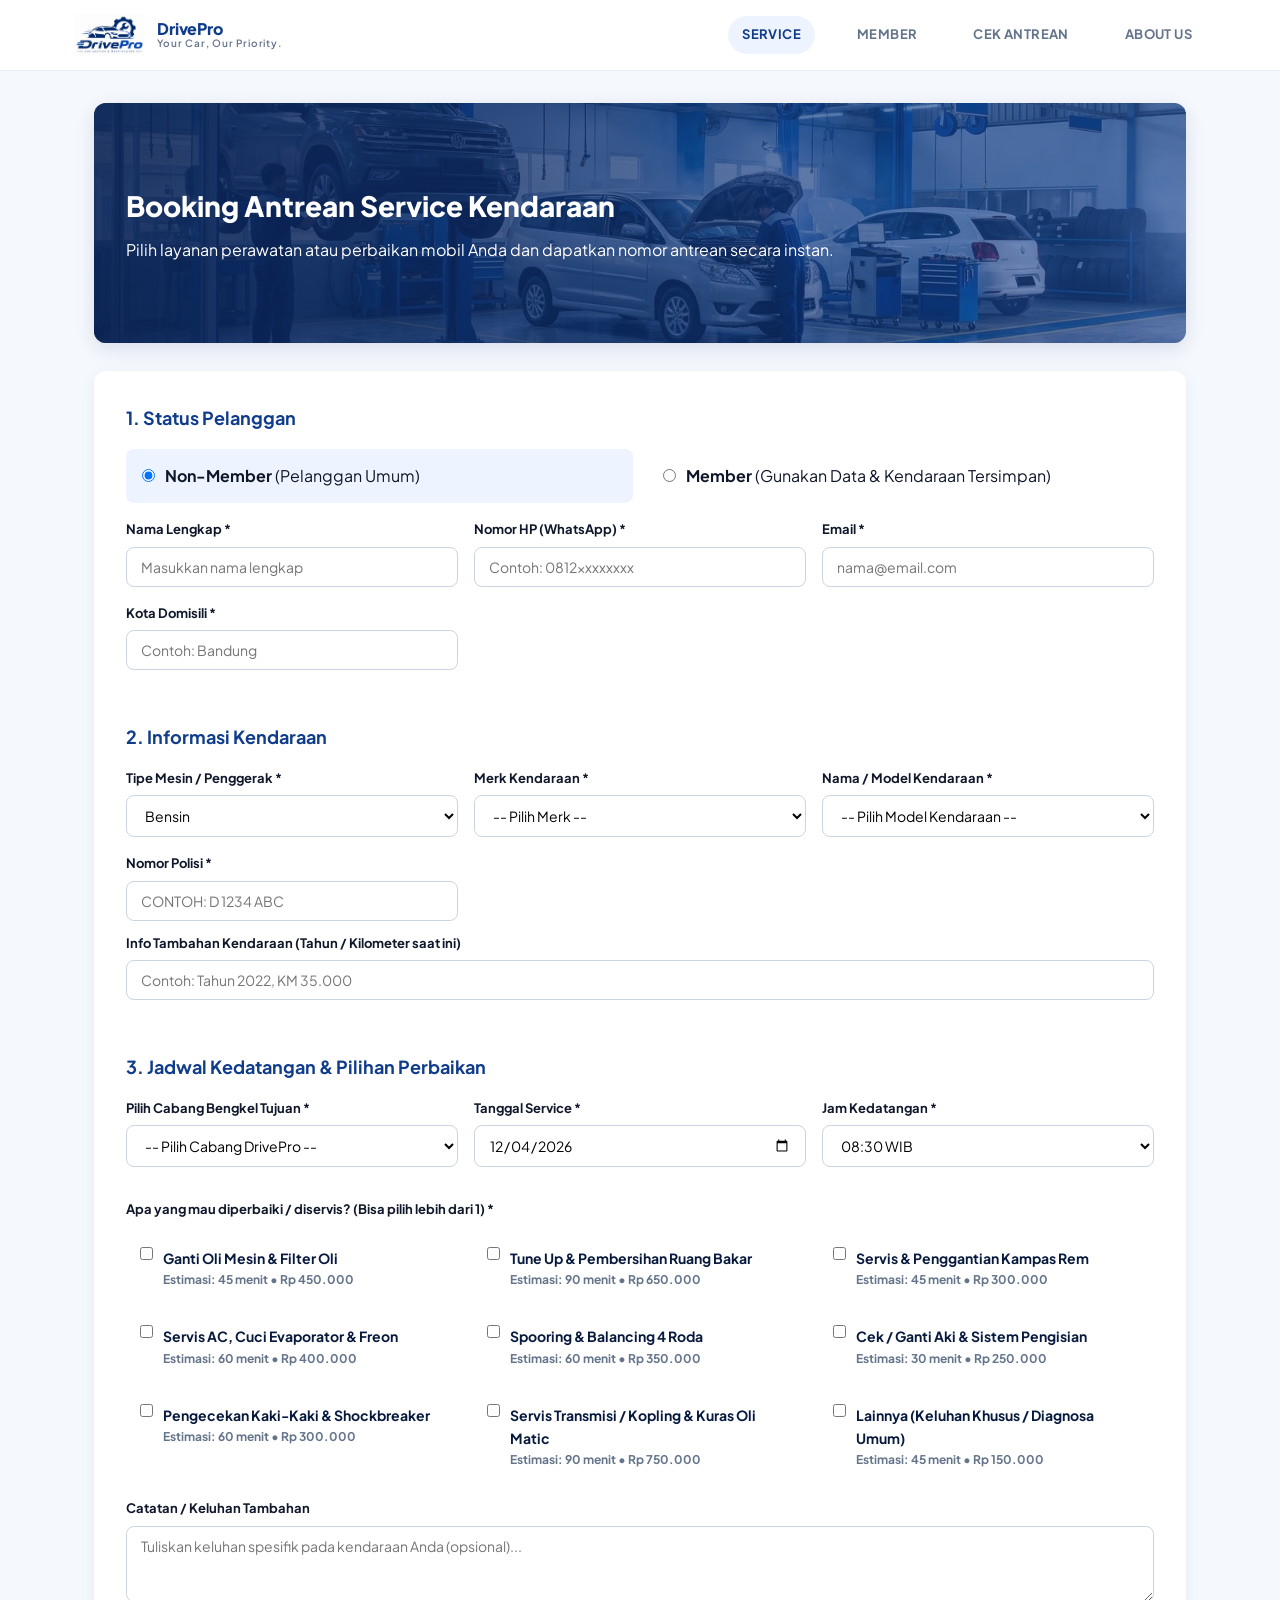
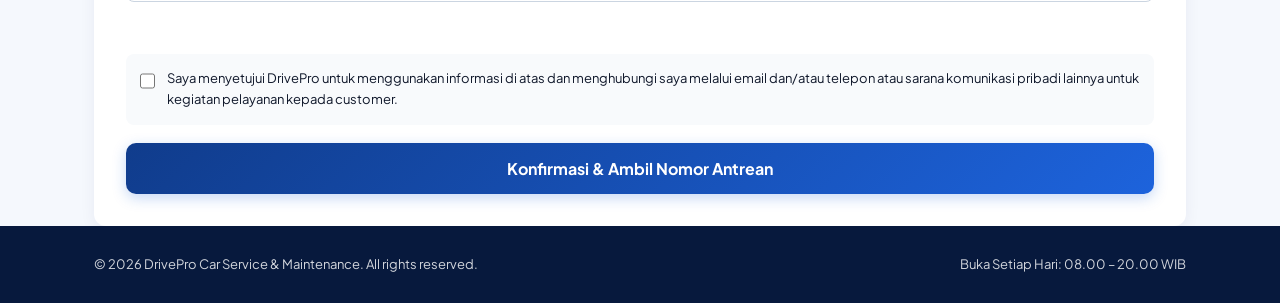
<file: customer/service.html>
<!DOCTYPE html>
<html lang="id">
<head>
    <meta charset="UTF-8">
    <meta name="viewport" content="width=device-width, initial-scale=1.0">
    <title>Booking Service - DrivePro</title>
    <link rel="stylesheet" href="css/global.css">
    <link rel="stylesheet" href="css/service.css">
</head>
<body>

    <header class="top-navbar">
        <div class="nav-container">
            <a href="index.html" class="brand-logo">
                <img src="assets/logo.jpg" alt="Logo DrivePro" class="logo-img">
                <div class="logo-text">
                    <strong>DrivePro</strong>
                    <small>Your Car, Our Priority.</small>
                </div>
            </a>

            <nav class="main-nav">
                <a href="service.html" class="active">SERVICE</a>
                <a href="member.html">MEMBER</a>
                <a href="antrean.html">CEK ANTREAN</a>
                <a href="about.html">ABOUT US</a>
            </nav>
        </div>
    </header>

    <main class="container service-page">
        <!-- Header dengan Foto Workshop Gallery -->
        <div class="service-hero-card">
            <img src="assets/workshop-gallery.jpg" alt="Suasana Workshop DrivePro" class="workshop-banner">
            <div class="service-hero-overlay">
                <h1>Booking Antrean Service Kendaraan</h1>
                <p>Pilih layanan perawatan atau perbaikan mobil Anda dan dapatkan nomor antrean secara instan.</p>
            </div>
        </div>

        <!-- Form Booking -->
        <form id="serviceBookingForm" class="booking-card">
            <!-- 1. Pilihan Status Pelanggan -->
            <div class="form-section">
                <h3>1. Status Pelanggan</h3>
                <div class="radio-group-row">
                    <label class="radio-card">
                        <input type="radio" name="customerType" value="non-member" checked onchange="toggleCustomerType('non-member')">
                        <span><strong>Non-Member</strong> (Pelanggan Umum)</span>
                    </label>
                    <label class="radio-card">
                        <input type="radio" name="customerType" value="member" onchange="toggleCustomerType('member')">
                        <span><strong>Member</strong> (Gunakan Data & Kendaraan Tersimpan)</span>
                    </label>
                </div>

                <!-- Jika Member Dipilih -->
                <div id="memberLookupSection" class="sub-box" style="display: none;">
                    <label for="memberIdentifier">Masukkan No. HP atau Email Member</label>
                    <div class="inline-search">
                        <input type="text" id="memberIdentifier" placeholder="Contoh: 081234567890 atau budi@email.com">
                        <button type="button" class="btn-primary" onclick="lookupMember()">Cari Data Member</button>
                    </div>
                    <small class="hint-text">Demo akun tersedia: <strong>081234567890</strong> atau <strong>budi@email.com</strong></small>

                    <div id="memberFoundBox" style="display: none; margin-top: 16px;">
                        <div class="member-welcome-badge" id="memberWelcomeText"></div>
                        <label style="margin-top: 12px; display: block;">Pilih Kendaraan Tersimpan atau Tambah Baru:</label>
                        <div id="savedVehiclesList" class="saved-vehicle-grid"></div>
                    </div>
                </div>

                <!-- Jika Non-Member Dipilih -->
                <div id="guestIdentityFields" class="grid-2-col" style="margin-top: 16px;">
                    <div class="form-group">
                        <label for="guestName">Nama Lengkap *</label>
                        <input type="text" id="guestName" placeholder="Masukkan nama lengkap">
                    </div>
                    <div class="form-group">
                        <label for="guestPhone">Nomor HP (WhatsApp) *</label>
                        <input type="tel" id="guestPhone" placeholder="Contoh: 0812xxxxxxxx">
                    </div>
                    <div class="form-group">
                        <label for="guestEmail">Email *</label>
                        <input type="email" id="guestEmail" placeholder="nama@email.com">
                    </div>
                    <div class="form-group">
                        <label for="guestCity">Kota Domisili *</label>
                        <input type="text" id="guestCity" placeholder="Contoh: Bandung">
                    </div>
                </div>
            </div>

            <!-- 2. Informasi Kendaraan -->
            <div class="form-section" id="vehicleInputSection">
                <h3>2. Informasi Kendaraan</h3>
                <div class="grid-2-col">
                    <div class="form-group">
                        <label for="engineType">Tipe Mesin / Penggerak *</label>
                        <select id="engineType" onchange="handleEngineTypeChange(this.value)">
                            <option value="Bensin">Bensin</option>
                            <option value="Hybrid">Hybrid</option>
                            <option value="Listrik">Listrik (EV)</option>
                        </select>
                    </div>
                    <div class="form-group">
                        <label for="vehicleBrand">Merk Kendaraan *</label>
                        <select id="vehicleBrand" onchange="handleBrandChange(this.value)" required>
                            <option value="">-- Pilih Merk --</option>
                        </select>
                    </div>
                    <div class="form-group">
                        <label for="vehicleModel">Nama / Model Kendaraan *</label>
                        <select id="vehicleModel" required>
                            <option value="">-- Pilih Model Kendaraan --</option>
                        </select>
                    </div>
                    <div class="form-group">
                        <label for="plateNumber">Nomor Polisi *</label>
                        <input type="text" id="plateNumber" placeholder="Contoh: D 1234 ABC" required style="text-transform: uppercase;">
                    </div>
                </div>
                <div class="form-group" style="margin-top: 12px;">
                    <label for="vehicleInfo">Info Tambahan Kendaraan (Tahun / Kilometer saat ini)</label>
                    <input type="text" id="vehicleInfo" placeholder="Contoh: Tahun 2022, KM 35.000">
                </div>
            </div>

            <!-- 3. Jadwal Kedatangan & Keluhan / Layanan -->
            <div class="form-section">
                <h3>3. Jadwal Kedatangan & Pilihan Perbaikan</h3>
                <div class="grid-2-col">
                    <div class="form-group" style="margin-bottom: 16px;">
    <label for="workshopBranch">Pilih Cabang Bengkel Tujuan *</label>
    <select id="workshopBranch" required>
        <option value="">-- Pilih Cabang DrivePro --</option>
        <option value="DrivePro Bandung - Soekarno Hatta">Bandung — Jl. Soekarno-Hatta No. 452</option>
        <option value="DrivePro Jakarta - TB Simatupang">Jakarta — Jl. TB Simatupang Kav. 18</option>
        <option value="DrivePro Surabaya - Ahmad Yani">Surabaya — Jl. Ahmad Yani No. 112</option>
    </select>
</div>
                    <div class="form-group">
                        <label for="bookingDate">Tanggal Service *</label>
                        <input type="date" id="bookingDate" required>
                    </div>
                    <div class="form-group">
                        <label for="bookingTime">Jam Kedatangan *</label>
                        <select id="bookingTime" required>
                            <option value="08:30">08:30 WIB</option>
                            <option value="09:30">09:30 WIB</option>
                            <option value="10:30">10:30 WIB</option>
                            <option value="11:30">11:30 WIB</option>
                            <option value="13:00">13:00 WIB</option>
                            <option value="14:00">14:00 WIB</option>
                            <option value="15:00">15:00 WIB</option>
                        </select>
                    </div>
                </div>

                <div class="form-group" style="margin-top: 16px;">
                    <label>Apa yang mau diperbaiki / diservis? (Bisa pilih lebih dari 1) *</label>
                    <div id="serviceChecklistContainer" class="service-checklist-grid"></div>
                </div>

                <div class="form-group" style="margin-top: 16px;">
                    <label for="customerNotes">Catatan / Keluhan Tambahan</label>
                    <textarea id="customerNotes" rows="3" placeholder="Tuliskan keluhan spesifik pada kendaraan Anda (opsional)..."></textarea>
                </div>
            </div>

            <!-- 4. Persetujuan Data -->
            <div class="form-section consent-box">
                <label class="checkbox-consent">
                    <input type="checkbox" id="consentCheckbox" required>
                    <span>
                        Saya menyetujui DrivePro untuk menggunakan informasi di atas dan menghubungi saya melalui email dan/atau telepon atau sarana komunikasi pribadi lainnya untuk kegiatan pelayanan kepada customer.
                    </span>
                </label>
            </div>

            <button type="submit" class="btn-primary btn-submit-full">Konfirmasi & Ambil Nomor Antrean</button>
        </form>

        <!-- Hasil Booking: Kode Antrean, Estimasi Biaya & Waktu, serta Rules -->
        <!-- Hasil Booking: Kode Antrean, No. Booking (Copy), Estimasi Biaya & Waktu, serta Rules -->
        <section id="bookingResultSection" class="result-card" style="display: none;">
            <div class="ticket-header">
                <span class="ticket-badge">BOOKING BERHASIL</span>
                <h2>Nomor Antrean Anda</h2>
                <div class="ticket-code" id="resultQueueCode">A-001</div>

                <!-- KOTAK NO. BOOKING + TOMBOL COPY -->
                <div style="display: inline-flex; align-items: center; gap: 12px; background: #eff6ff; border: 1.5px solid #bfdbfe; padding: 10px 16px; border-radius: 12px; margin: 10px auto 12px;">
                    <div style="text-align: left;">
                        <span style="display: block; font-size: 11px; font-weight: 700; color: #64748b; text-transform: uppercase;">No. Booking (Untuk Cek Antrean)</span>
                        <strong id="resultBookingCode" style="font-size: 16px; font-weight: 800; color: #0b2c6b; letter-spacing: 0.4px;">BK-20261121-001</strong>
                    </div>
                    <button type="button" id="btnCopyBookingCode" onclick="copyBookingCode()" style="background: #1852b8; color: #ffffff; border: none; border-radius: 8px; padding: 8px 14px; font-size: 12.5px; font-weight: 700; cursor: pointer;">
                        📋 Copy No. Booking
                    </button>
                </div>

                <p id="resultCustomerSummary"></p>
                <div class="dispatch-notification" id="dispatchStatusText"></div>
                <div class="send-ticket-actions">
                    <a id="btnSendWhatsapp" href="#" target="_blank" class="btn-wa">📲 Kirim Nomor Antrean ke WhatsApp</a>
                    <a id="btnSendEmail" href="#" class="btn-email">✉️ Kirim Nomor Antrean ke Email</a>
                </div>
            </div>

            <div class="estimation-box">
                <div class="est-item">
                    <span>Estimasi Pengeluaran</span>
                    <strong id="resultEstPrice">Rp 0</strong>
                </div>
                <div class="est-item">
                    <span>Estimasi Waktu Pengerjaan</span>
                    <strong id="resultEstDuration">0 Menit</strong>
                </div>
            </div>
            <p class="est-disclaimer">
                *Catatan: Estimasi biaya dan durasi pengerjaan di atas bersifat perkiraan awal dan <strong>dapat berubah sewaktu-waktu</strong> tergantung hasil pemeriksaan serta tingkat kerusakan komponen di bengkel.
            </p>

            <div class="rules-box">
                <h4>⚠️ Peraturan & Ketentuan Antrean Bengkel (Wajib Dibaca):</h4>
                <ul>
                    <li><strong>Wajib Membawa STNK Asli:</strong> Harap tunjukkan STNK kendaraan beserta kode antrean ini kepada petugas penerima servis saat tiba di bengkel.</li>
                    <li><strong>Toleransi Keterlambatan 5 Menit:</strong> Apabila nomor antrean Anda dipanggil dan diabaikan lebih dari <strong>5 menit</strong>, maka booking dianggap <strong>hangus</strong> dan Anda harus mendaftar antrean ulang.</li>
                    <li><strong>Datang 30 Menit Lebih Awal:</strong> Jadwal pengerjaan di bengkel bersifat dinamis (dapat maju lebih cepat atau mundur menyesuaikan kondisi servis kendaraan sebelumnya). Usahakan tiba <strong>30 menit sebelum jadwal</strong> untuk menghindari terlewatnya panggilan antrean.</li>
                </ul>
            </div>

            <div class="result-actions">
                <a href="antrean.html" class="btn-primary">Pantau Antrean Live</a>
                <button type="button" class="btn-outline" onclick="resetBookingForm()">Buat Booking Baru</button>
            </div>
        </section>
    </main>


    <footer class="site-footer">
        <div class="container footer-inner">
            <p>&copy; 2026 DrivePro Car Service &amp; Maintenance. All rights reserved.</p>
            <p>Buka Setiap Hari: 08.00 – 20.00 WIB</p>
        </div>
    </footer>

    <!-- MODAL BUKTI BOOKING & NO. ANTREAN -->
<div id="bookingReceiptModal" class="modal-overlay" style="display: none; position: fixed; inset: 0; background: rgba(7, 25, 61, 0.58); align-items: center; justify-content: center; z-index: 9999; padding: 20px;">
    <div style="background: #ffffff; border-radius: 20px; padding: 24px; max-width: 460px; width: 100%; box-shadow: 0 24px 48px rgba(7, 25, 61, 0.25);">
        <div style="display: flex; justify-content: space-between; align-items: center; margin-bottom: 16px;">
            <h3 style="font-size: 18px; font-weight: 800; color: #0b2c6b; margin: 0;">Booking Berhasil Dikonfirmasi!</h3>
            <button type="button" onclick="closeBookingReceiptModal()" style="background: none; border: none; font-size: 24px; color: #64748b; cursor: pointer; line-height: 1;">&times;</button>
        </div>

        <div style="background: #f0f6ff; border: 1.5px solid #bfdbfe; border-radius: 14px; padding: 16px; margin-bottom: 14px;">
            <div style="display: flex; justify-content: space-between; align-items: center; margin-bottom: 12px; padding-bottom: 10px; border-bottom: 1px dashed #bfdbfe;">
                <span style="font-size: 12.5px; font-weight: 700; color: #475569;">No. Antrean Harian</span>
                <strong id="recQueueNumber" style="font-size: 22px; font-weight: 800; color: #0b2c6b;">A-001</strong>
            </div>

            <div style="display: flex; justify-content: space-between; align-items: center; gap: 10px;">
                <div>
                    <span style="display: block; font-size: 11.5px; font-weight: 600; color: #64748b;">No. Booking</span>
                    <strong id="recBookingCode" style="font-size: 15px; font-weight: 800; color: #1852b8;">BK-20261121-001</strong>
                </div>
                <button type="button" id="btnCopyBookingCode" onclick="copyBookingCode()" style="background: #ffffff; border: 1.5px solid #93c5fd; color: #0b2c6b; font-size: 12px; font-weight: 800; padding: 7px 14px; border-radius: 9px; cursor: pointer;">
                    Copy No. Booking
                </button>
            </div>
        </div>

        <div id="recSummaryDetails" style="font-size: 13px; color: #334155; line-height: 1.7; background: #f8fafd; padding: 14px; border-radius: 12px; border: 1px solid #e2e8f0; margin-bottom: 16px;"></div>

        <div style="display: flex; gap: 10px;">
            <a id="btnSendWhatsApp" href="#" target="_blank" rel="noopener" style="flex: 1; text-align: center; background: #16a34a; color: #ffffff; text-decoration: none; font-size: 13px; font-weight: 700; padding: 11px; border-radius: 11px;">
                Kirim ke WhatsApp
            </a>
            <a href="antrean.html" style="flex: 1; text-align: center; background: #0b2c6b; color: #ffffff; text-decoration: none; font-size: 13px; font-weight: 700; padding: 11px; border-radius: 11px;">
                Cek Antrean &rarr;
            </a>
        </div>
    </div>
</div>

    <script src="js/data.js"></script>
    <script src="js/service.js"></script>
</body>
</html>
</file>
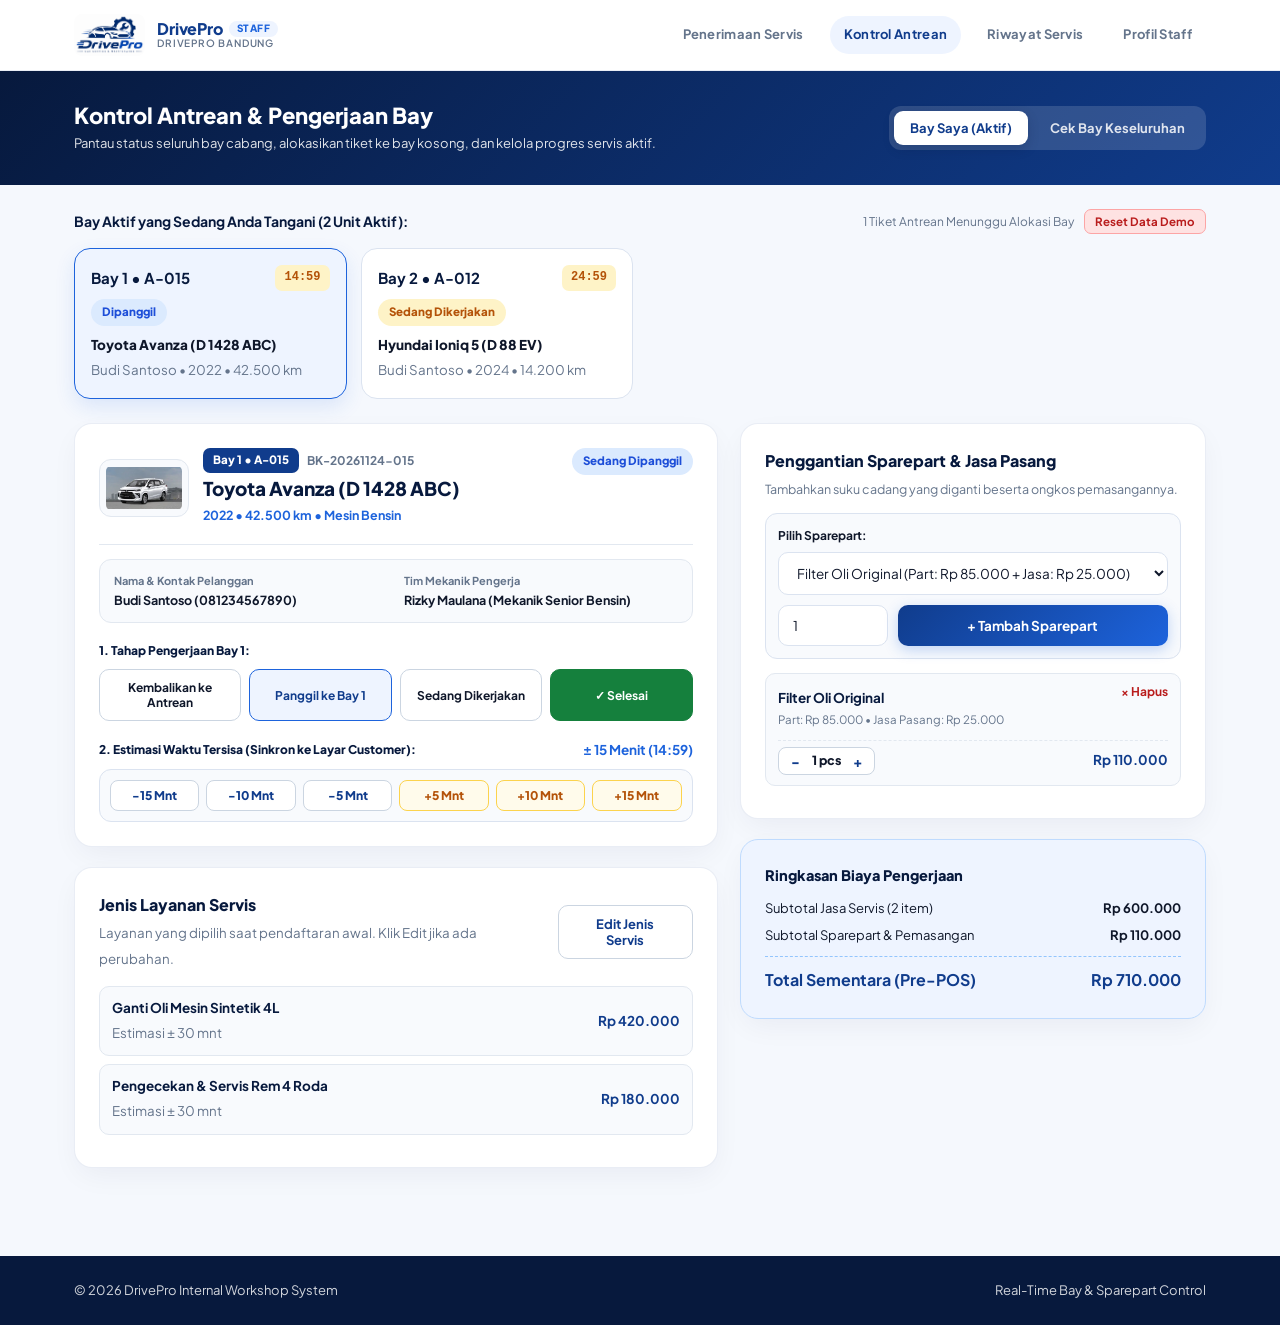
<file: staff/antrean.html>
<!DOCTYPE html>
<html lang="id">
<head>
    <meta charset="UTF-8">
    <meta name="viewport" content="width=device-width, initial-scale=1.0">
    <title>Kontrol Antrean &amp; Bay — DrivePro Staff</title>
    <link rel="stylesheet" href="css/global.css">
    <link rel="stylesheet" href="css/antrean.css">
</head>
<body>

    <header class="top-navbar">
        <div class="nav-container">
            <a href="antrean.html" class="brand-logo">
                <img src="assets/logo.jpg" alt="DrivePro Logo" class="logo-img">
                <div class="logo-text">
                    <strong>DrivePro <span class="staff-role-pill">Staff</span></strong>
                    <small id="navBranchLabel">DRIVEPRO BANDUNG</small>
                </div>
            </a>
            <nav class="main-nav">
                <a href="service.html">Penerimaan Servis</a>
                <a href="antrean.html" class="active">Kontrol Antrean</a>
                <a href="riwayat.html">Riwayat Servis</a>
                <a href="profil.html">Profil Staff</a>
            </nav>
        </div>
    </header>

    <section class="queue-top-bar">
        <div class="container queue-header-flex">
            <div>
                <h1>Kontrol Antrean &amp; Pengerjaan Bay</h1>
                <p>Pantau status seluruh bay cabang, alokasikan tiket ke bay kosong, dan kelola progres servis aktif.</p>
            </div>

            <div class="mode-switcher-pills">
                <button type="button" class="mode-pill-btn active" id="btnModeMyBays" onclick="switchBayViewMode('mine')">
                    Bay Saya (Aktif)
                </button>
                <button type="button" class="mode-pill-btn" id="btnModeAllBays" onclick="switchBayViewMode('all')">
                    Cek Bay Keseluruhan
                </button>
            </div>
        </div>
    </section>

    <main class="container">
        <!-- Header Daftar Bay -->
        <div style="display:flex; justify-content:space-between; align-items:center; flex-wrap:wrap; gap:8px; margin-bottom:14px;">
            <strong style="font-size:14px; color:var(--blue-dark);" id="bayStripHeading">Bay Aktif yang Sedang Anda Tangani:</strong>
            <div style="display:flex; align-items:center; gap:10px;">
                <span style="font-size:12px; color:var(--text-muted);" id="waitingQueueCountBadge">0 Antrean Menunggu Alokasi Bay</span>
                <button type="button" onclick="resetDemoQueues()" style="background:#fee2e2; color:#b91c1c; border:1px solid #fca5a5; padding:4px 10px; border-radius:7px; font-size:11.5px; font-weight:700; cursor:pointer;">
                    Reset Data Demo
                </button>
            </div>
        </div>

        <!-- Grid Kartu Bay -->
        <div class="bay-overview-grid" id="staffBayStripContainer"></div>

        <!-- Area Kerja Detail Bay Terpilih (Hanya tampil di tab Bay Saya) -->
        <div id="bayWorkspaceContainer"></div>
    </main>

    <!-- POP-UP MODAL: MASUKKAN UNIT & MEKANIK KE BAY KOSONG -->
    <div class="modal-backdrop" id="assignBayModal">
        <div class="modal-card" style="max-width:460px;">
            <div style="display:flex; justify-content:space-between; align-items:center; margin-bottom:12px;">
                <div>
                    <h3 style="font-size:18px; font-weight:800; color:var(--blue-dark);" id="assignModalTitle">Alokasikan Unit ke Bay 3</h3>
                    <small style="color:var(--text-muted);">Pilih nomor antrean dan mekanik yang sesuai dengan jenis mesin kendaraan.</small>
                </div>
                <button type="button" onclick="closeAssignBayModal()" style="background:none; border:none; font-size:22px; color:var(--text-muted); cursor:pointer; line-height:1;">&times;</button>
            </div>

            <div style="display:flex; flex-direction:column; gap:14px;">
                <div class="field-group">
                    <label>1. Pilih Nomor Antrean Menunggu *</label>
                    <select id="modalQueueSelect" onchange="onModalQueueSelected(this.value)"></select>
                </div>

                <div id="modalVehicleInfoBox" style="display:none; background:var(--blue-soft); border:1px solid #bfdbfe; border-radius:10px; padding:10px 12px; font-size:12.5px;"></div>

                <div id="modalMechanicSection" style="display:none;">
                    <label id="modalMechanicLabel" style="display:block; font-size:12.5px; font-weight:700; color:var(--blue-dark); margin-bottom:6px;">
                        2. Pilih Mekanik yang Bertugas *
                    </label>
                    <div id="modalMechanicChecklist" style="display:flex; flex-direction:column; gap:4px; background:#f8fafd; border:1px solid #dbe3f0; border-radius:10px; padding:8px 10px; max-height:175px; overflow-y:auto;"></div>
                </div>

                <div style="display:flex; justify-content:flex-end; gap:10px; margin-top:4px;">
                    <button type="button" class="btn-outline" onclick="closeAssignBayModal()">Batal</button>
                    <button type="button" class="btn-primary" onclick="confirmAssignQueueFromModal()">Masukkan ke Bay &rarr;</button>
                </div>
            </div>
        </div>
    </div>

    <footer class="site-footer">
        <div class="container footer-inner">
            <span>&copy; 2026 DrivePro Internal Workshop System</span>
            <span>Real-Time Bay &amp; Sparepart Control</span>
        </div>
    </footer>

    <script src="js/staff-store.js"></script>
    <script src="js/antrean.js"></script>
</body>
</html>
</file>
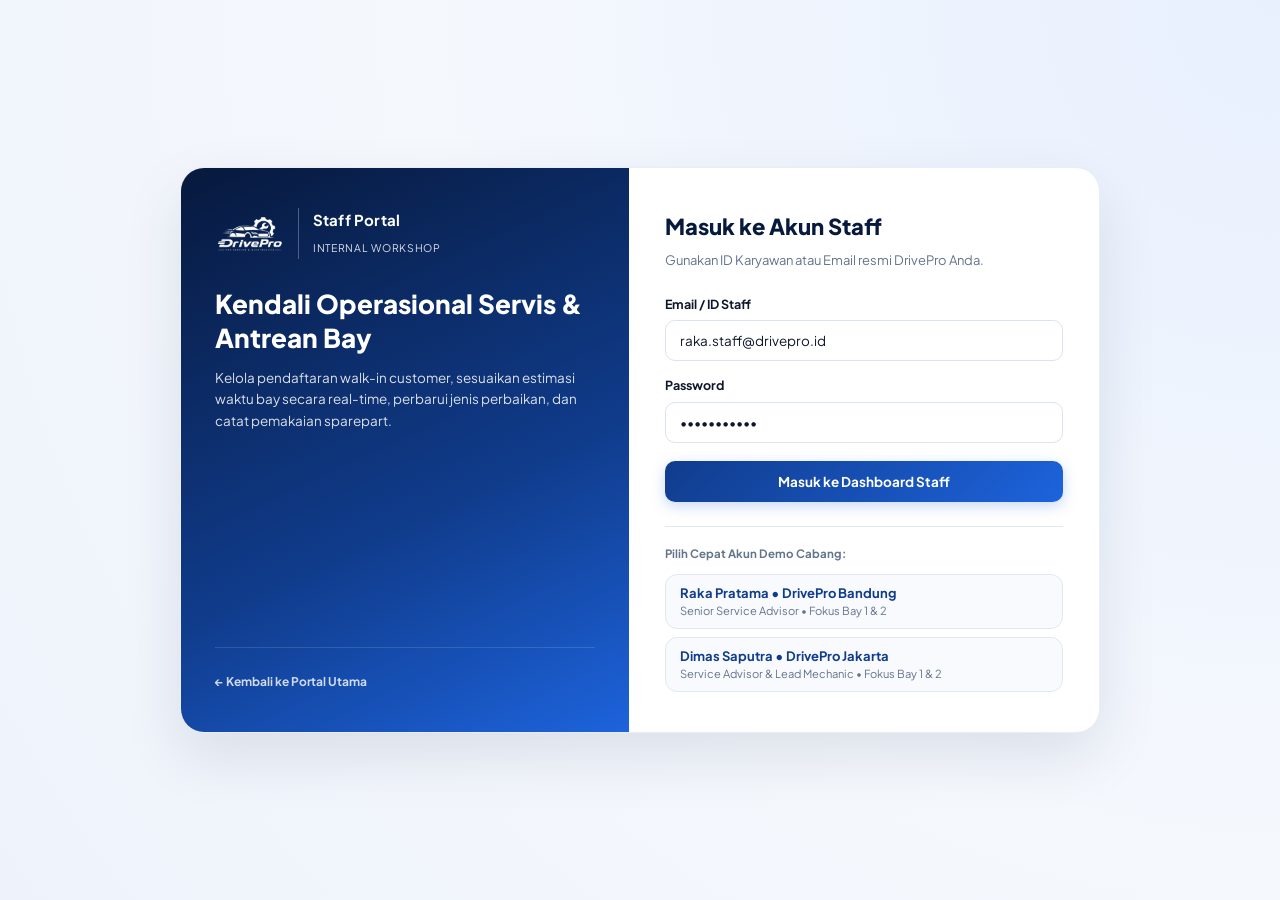
<file: staff/login.html>
<!DOCTYPE html>
<html lang="id">
<head>
    <meta charset="UTF-8">
    <meta name="viewport" content="width=device-width, initial-scale=1.0">
    <title>Staff Login — DrivePro Workshop System</title>
    <link rel="stylesheet" href="css/global.css">
    <style>
        body {
            background: radial-gradient(circle at top right, #e8f0fe 0%, #f5f8fd 55%, #eef3fb 100%);
            justify-content: center;
            align-items: center;
            padding: 24px;
        }
        .login-shell {
            width: 100%;
            max-width: 920px;
            background: #ffffff;
            border: 1px solid var(--border-subtle);
            border-radius: 24px;
            box-shadow: 0 24px 60px rgba(7, 25, 61, 0.1);
            display: grid;
            grid-template-columns: 1fr 1.05fr;
            overflow: hidden;
        }
        .login-brand-side {
            background: linear-gradient(155deg, var(--blue-dark) 0%, var(--blue-primary) 60%, var(--blue-accent) 100%);
            color: #ffffff;
            padding: 40px 34px;
            display: flex;
            flex-direction: column;
            justify-content: space-between;
        }
        .login-form-side {
            padding: 40px 36px;
        }
        .demo-account-chip {
            background: #f8fafd;
            border: 1.5px solid #e2e8f0;
            border-radius: 12px;
            padding: 10px 14px;
            cursor: pointer;
            transition: all 0.2s;
            text-align: left;
            width: 100%;
        }
        .demo-account-chip:hover {
            border-color: var(--blue-accent);
            background: var(--blue-soft);
        }
        @media (max-width: 768px) {
            .login-shell { grid-template-columns: 1fr; }
            .login-brand-side { padding: 28px 24px; }
            .login-form-side { padding: 28px 24px; }
        }
    </style>
</head>
<body>

    <div class="login-shell">
        <div class="login-brand-side">
            <div>
                <div style="display:flex; align-items:center; gap:14px; margin-bottom:28px; flex-wrap:wrap;">
                    <img src="assets/logo3.png" alt="DrivePro Logo" style="height:40px; width:auto; object-fit:contain; display:block;">
                    <div style="border-left:1.5px solid rgba(255,255,255,0.28); padding-left:14px;">
                        <strong style="display:block; font-size:15px; letter-spacing:0.2px;">Staff Portal</strong>
                        <small style="opacity:0.85; font-size:10.5px; letter-spacing:0.7px;">INTERNAL WORKSHOP</small>
                    </div>
                </div>
                <h1 style="font-size:26px; font-weight:800; line-height:1.3; margin-bottom:12px;">Kendali Operasional Servis &amp; Antrean Bay</h1>
                <p style="font-size:13.5px; opacity:0.85; line-height:1.6;">
                    Kelola pendaftaran walk-in customer, sesuaikan estimasi waktu bay secara real-time, perbarui jenis perbaikan, dan catat pemakaian sparepart.
                </p>
            </div>
            <div style="padding-top:24px; border-top:1px solid rgba(255,255,255,0.16); font-size:12px; opacity:0.8;">
                <a href="../index.html" style="color:#ffffff; text-decoration:none; font-weight:700;">&larr; Kembali ke Portal Utama</a>
            </div>
        </div>

        <div class="login-form-side">
            <h2 style="font-size:22px; font-weight:800; color:var(--blue-dark); margin-bottom:6px;">Masuk ke Akun Staff</h2>
            <p style="font-size:13px; color:var(--text-muted); margin-bottom:22px;">Gunakan ID Karyawan atau Email resmi DrivePro Anda.</p>

            <form id="staffLoginForm" style="display:flex; flex-direction:column; gap:14px;">
                <div>
                    <label style="display:block; font-size:12.5px; font-weight:700; margin-bottom:6px;">Email / ID Staff</label>
                    <input type="text" id="staffLoginEmail" value="raka.staff@drivepro.id" required>
                </div>
                <div>
                    <label style="display:block; font-size:12.5px; font-weight:700; margin-bottom:6px;">Password</label>
                    <input type="password" id="staffLoginPass" value="drivepro123" required>
                </div>
                <button type="submit" class="btn-primary" style="width:100%; margin-top:4px;">Masuk ke Dashboard Staff</button>
            </form>

            <div style="margin-top:24px; padding-top:18px; border-top:1px solid #e2e8f0;">
                <span style="display:block; font-size:11.5px; font-weight:700; color:var(--text-muted); margin-bottom:10px;">
                    Pilih Cepat Akun Demo Cabang:
                </span>
                <div style="display:flex; flex-direction:column; gap:8px;">
                    <button type="button" class="demo-account-chip" onclick="loginAsDemoStaff(0)">
                        <strong style="display:block; font-size:13px; color:var(--blue-primary);">Raka Pratama • DrivePro Bandung</strong>
                        <small style="color:var(--text-muted);">Senior Service Advisor • Fokus Bay 1 &amp; 2</small>
                    </button>
                    <button type="button" class="demo-account-chip" onclick="loginAsDemoStaff(1)">
                        <strong style="display:block; font-size:13px; color:var(--blue-primary);">Dimas Saputra • DrivePro Jakarta</strong>
                        <small style="color:var(--text-muted);">Service Advisor &amp; Lead Mechanic • Fokus Bay 1 &amp; 2</small>
                    </button>
                </div>
            </div>
        </div>
    </div>

    <script src="js/staff-store.js"></script>
    <script>
        function loginAsDemoStaff(idx) {
            const acc = STAFF_ACCOUNTS[idx] || STAFF_ACCOUNTS[0];
            localStorage.setItem('drivepro_logged_staff', JSON.stringify(acc));
            ensureInitialWorkshopQueues();
            getCompletedHistoryList();
            window.location.href = 'antrean.html';
        }

        document.getElementById('staffLoginForm').addEventListener('submit', (e) => {
            e.preventDefault();
            const q = document.getElementById('staffLoginEmail').value.trim().toLowerCase();
            const found = STAFF_ACCOUNTS.find(a => a.email.toLowerCase() === q || a.staffId.toLowerCase() === q) || STAFF_ACCOUNTS[0];
            localStorage.setItem('drivepro_logged_staff', JSON.stringify(found));
            ensureInitialWorkshopQueues();
            getCompletedHistoryList();
            window.location.href = 'antrean.html';
        });
    </script>
</body>
</html>
</file>
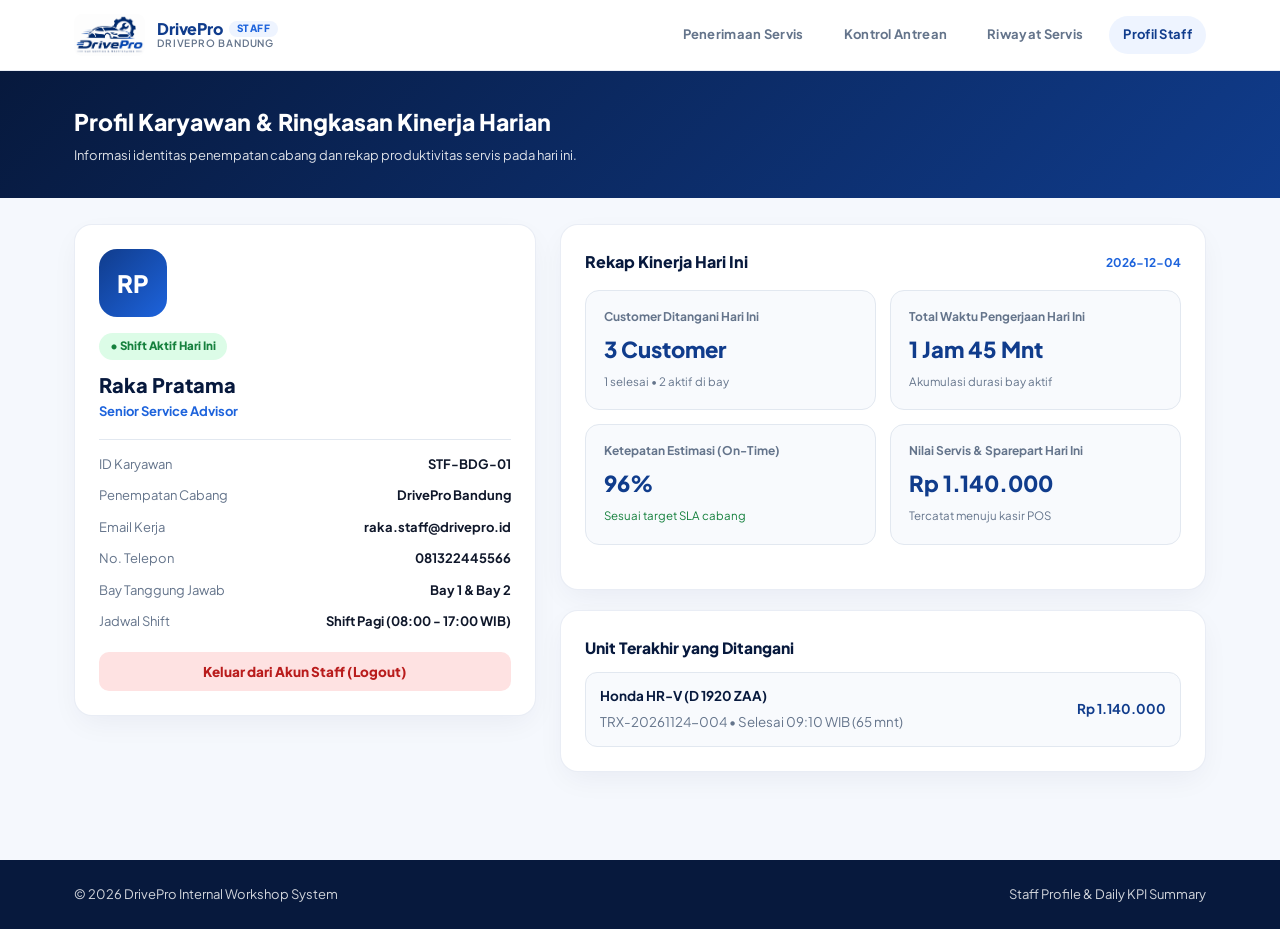
<file: staff/profil.html>
<!DOCTYPE html>
<html lang="id">
<head>
    <meta charset="UTF-8">
    <meta name="viewport" content="width=device-width, initial-scale=1.0">
    <title>Profil &amp; Kinerja Staff — DrivePro</title>
    <link rel="stylesheet" href="css/global.css">
    <link rel="stylesheet" href="css/profil.css">
</head>
<body>

    <header class="top-navbar">
        <div class="nav-container">
            <a href="antrean.html" class="brand-logo">
                <img src="assets/logo.jpg" alt="DrivePro Logo" class="logo-img">
                <div class="logo-text">
                    <strong>DrivePro <span class="staff-role-pill">Staff</span></strong>
                    <small id="navBranchLabel">DRIVEPRO BANDUNG</small>
                </div>
            </a>
            <nav class="main-nav">
                <a href="service.html">Penerimaan Servis</a>
                <a href="antrean.html">Kontrol Antrean</a>
                <a href="riwayat.html">Riwayat Servis</a>
                <a href="profil.html" class="active">Profil Staff</a>
            </nav>
        </div>
    </header>

    <section class="profil-hero">
        <div class="container">
            <h1 style="font-size:23px; font-weight:800; margin-bottom:4px;">Profil Karyawan &amp; Ringkasan Kinerja Harian</h1>
            <p style="font-size:13px; opacity:0.86;">Informasi identitas penempatan cabang dan rekap produktivitas servis pada hari ini.</p>
        </div>
    </section>

    <main class="container">
        <div class="profil-layout">
            <!-- Kartu Identitas Staff -->
            <div class="card-box">
                <div class="avatar-circle" id="staffInitials">RP</div>
                <span class="status-pill done" style="margin-bottom:8px;">&bull; Shift Aktif Hari Ini</span>
                <h2 style="font-size:20px; font-weight:800; color:var(--blue-dark);" id="profStaffName">Raka Pratama</h2>
                <p style="font-size:13px; color:var(--blue-accent); font-weight:700; margin-bottom:16px;" id="profStaffRole">Senior Service Advisor</p>

                <div style="display:flex; flex-direction:column; gap:10px; font-size:13px; border-top:1px solid #e2e8f0; padding-top:14px; margin-bottom:20px;">
                    <div style="display:flex; justify-content:space-between;">
                        <span style="color:var(--text-muted);">ID Karyawan</span>
                        <strong id="profStaffId">STF-BDG-01</strong>
                    </div>
                    <div style="display:flex; justify-content:space-between;">
                        <span style="color:var(--text-muted);">Penempatan Cabang</span>
                        <strong id="profBranchName">DrivePro Bandung</strong>
                    </div>
                    <div style="display:flex; justify-content:space-between;">
                        <span style="color:var(--text-muted);">Email Kerja</span>
                        <strong id="profEmail">raka.staff@drivepro.id</strong>
                    </div>
                    <div style="display:flex; justify-content:space-between;">
                        <span style="color:var(--text-muted);">No. Telepon</span>
                        <strong id="profPhone">081322445566</strong>
                    </div>
                    <div style="display:flex; justify-content:space-between;">
                        <span style="color:var(--text-muted);">Bay Tanggung Jawab</span>
                        <strong id="profAssignedBays">Bay 1 &amp; Bay 2</strong>
                    </div>
                    <div style="display:flex; justify-content:space-between;">
                        <span style="color:var(--text-muted);">Jadwal Shift</span>
                        <strong id="profShift">08:00 - 17:00 WIB</strong>
                    </div>
                </div>

                <button type="button" onclick="logoutStaffAccount()" style="width:100%; background:var(--danger-bg); color:var(--danger-text); border:none; padding:11px; border-radius:10px; font-size:13.5px; font-weight:800; cursor:pointer;">
                    Keluar dari Akun Staff (Logout)
                </button>
            </div>

            <!-- Kartu KPI Produktivitas Hari Ini -->
            <div style="display:flex; flex-direction:column; gap:20px;">
                <div class="card-box">
                    <div style="display:flex; justify-content:space-between; align-items:center; margin-bottom:14px;">
                        <h3 style="font-size:16px; font-weight:800; color:var(--blue-dark);">Rekap Kinerja Hari Ini</h3>
                        <span style="font-size:12px; font-weight:700; color:var(--blue-accent);" id="profTodayDate">-</span>
                    </div>

                    <div class="kpi-grid-2x2">
                        <div class="kpi-stat-box">
                            <small>Customer Ditangani Hari Ini</small>
                            <strong id="kpiCustomersToday">0 Unit</strong>
                            <span style="font-size:11.5px; color:var(--text-muted);" id="kpiBreakdownLabel">Selesai &amp; sedang dikerjakan</span>
                        </div>
                        <div class="kpi-stat-box">
                            <small>Total Waktu Pengerjaan Hari Ini</small>
                            <strong id="kpiWorkTimeToday">0 Menit</strong>
                            <span style="font-size:11.5px; color:var(--text-muted);" id="kpiWorkHoursLabel">Akumulasi durasi bay aktif</span>
                        </div>
                        <div class="kpi-stat-box">
                            <small>Ketepatan Estimasi (On-Time)</small>
                            <strong>96%</strong>
                            <span style="font-size:11.5px; color:#15803d;">Sesuai target SLA cabang</span>
                        </div>
                        <div class="kpi-stat-box">
                            <small>Nilai Servis &amp; Sparepart Hari Ini</small>
                            <strong id="kpiRevenueToday">Rp 0</strong>
                            <span style="font-size:11.5px; color:var(--text-muted);">Tercatat menuju kasir POS</span>
                        </div>
                    </div>
                </div>

                <!-- Aktivitas Terakhir Staff -->
                <div class="card-box">
                    <h3 style="font-size:15.5px; font-weight:800; color:var(--blue-dark); margin-bottom:12px;">Unit Terakhir yang Ditangani</h3>
                    <div id="profRecentJobsList" style="display:flex; flex-direction:column; gap:10px;"></div>
                </div>
            </div>
        </div>
    </main>

    <footer class="site-footer">
        <div class="container footer-inner">
            <span>&copy; 2026 DrivePro Internal Workshop System</span>
            <span>Staff Profile &amp; Daily KPI Summary</span>
        </div>
    </footer>

    <script src="js/staff-store.js"></script>
    <script src="js/profil.js"></script>
</body>
</html>
</file>
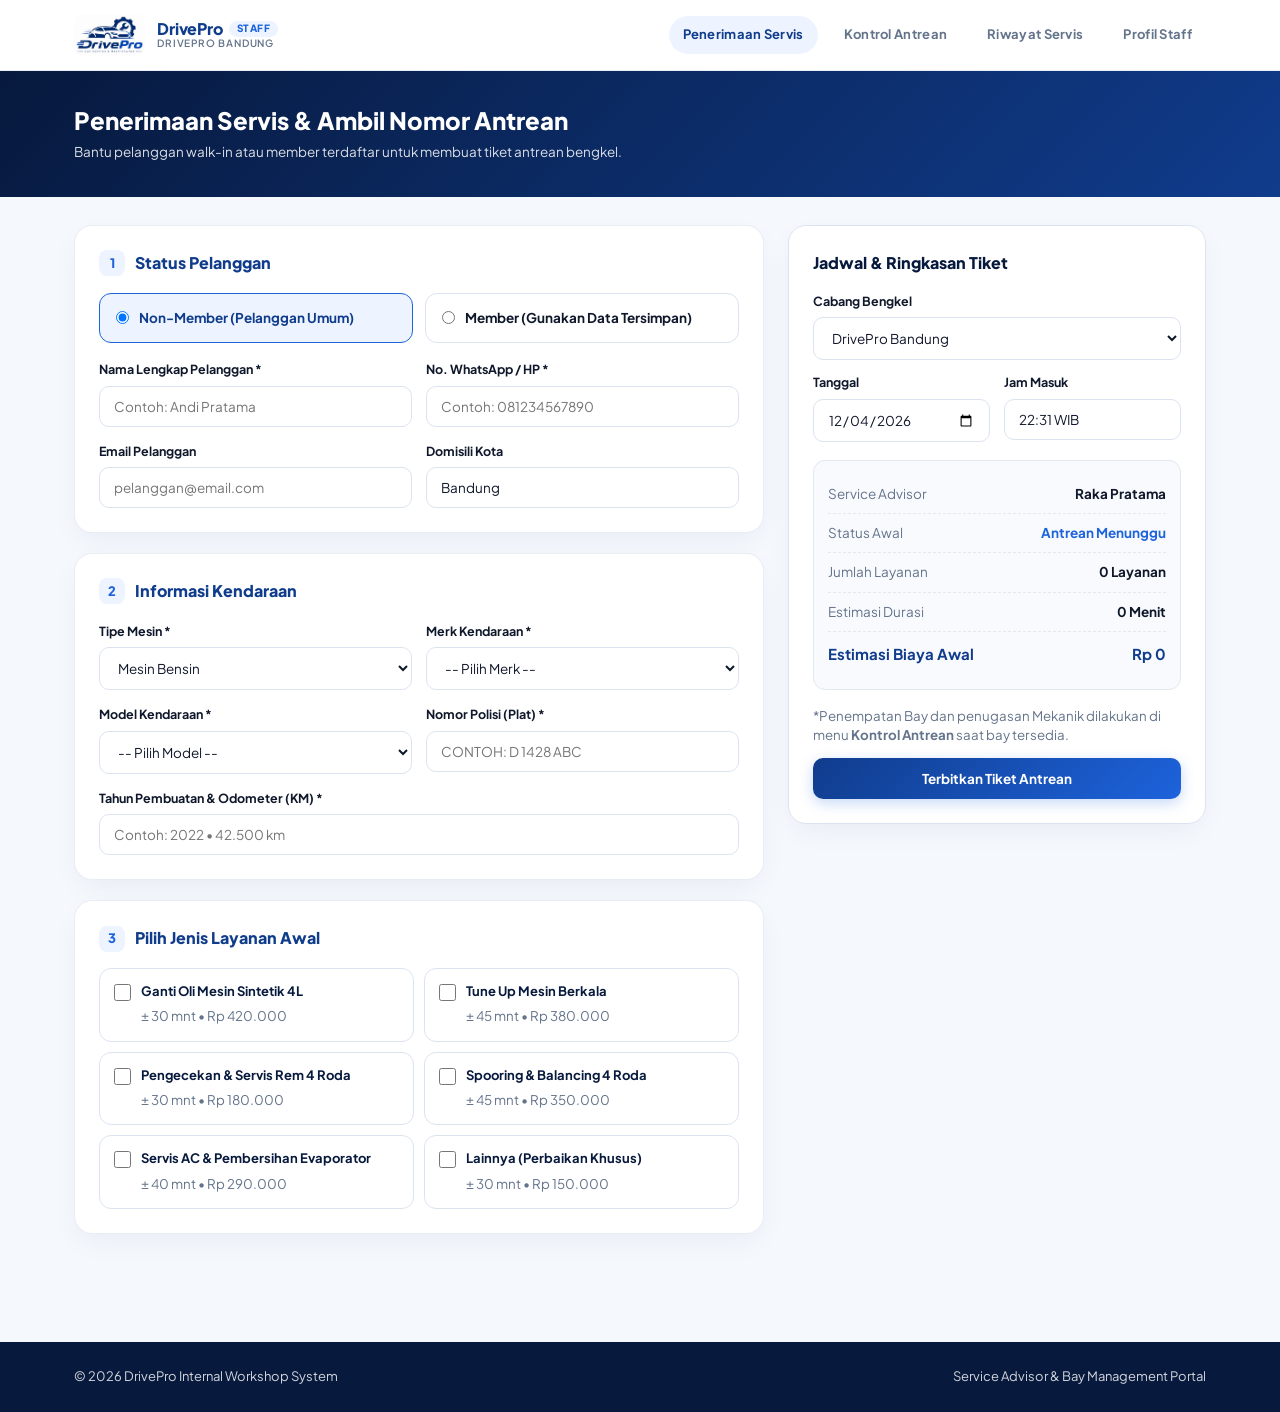
<file: staff/service.html>
<!DOCTYPE html>
<html lang="id">
<head>
    <meta charset="UTF-8">
    <meta name="viewport" content="width=device-width, initial-scale=1.0">
    <title>Penerimaan Servis (Walk-In) — DrivePro Staff</title>
    <link rel="stylesheet" href="css/global.css">
    <link rel="stylesheet" href="css/service.css">
</head>
<body>

    <header class="top-navbar">
        <div class="nav-container">
            <a href="antrean.html" class="brand-logo">
                <img src="assets/logo.jpg" alt="DrivePro Logo" class="logo-img">
                <div class="logo-text">
                    <strong>DrivePro <span class="staff-role-pill">Staff</span></strong>
                    <small id="navBranchLabel">DRIVEPRO BANDUNG</small>
                </div>
            </a>
            <nav class="main-nav">
                <a href="service.html" class="active">Penerimaan Servis</a>
                <a href="antrean.html">Kontrol Antrean</a>
                <a href="riwayat.html">Riwayat Servis</a>
                <a href="profil.html">Profil Staff</a>
            </nav>
        </div>
    </header>

    <section class="staff-page-hero">
        <div class="container">
            <h1>Penerimaan Servis &amp; Ambil Nomor Antrean</h1>
            <p>Bantu pelanggan walk-in atau member terdaftar untuk membuat tiket antrean bengkel.</p>
        </div>
    </section>

    <main class="container">
        <form id="staffServiceForm" class="service-split-layout">
            <!-- KOLOM KIRI: DATA PELANGGAN, KENDARAAN & LAYANAN -->
            <div>
                <!-- Step 1: Status Pelanggan -->
                <div class="form-step-card">
                    <div class="step-heading">
                        <span class="step-badge">1</span>
                        <span>Status Pelanggan</span>
                    </div>

                    <div class="radio-toggle-grid">
                        <label class="radio-pill-card active" id="pillNonMember">
                            <input type="radio" name="customerType" value="non-member" checked onchange="toggleStaffCustomerType('non-member')">
                            <span>Non-Member (Pelanggan Umum)</span>
                        </label>
                        <label class="radio-pill-card" id="pillMember">
                            <input type="radio" name="customerType" value="member" onchange="toggleStaffCustomerType('member')">
                            <span>Member (Gunakan Data Tersimpan)</span>
                        </label>
                    </div>

                    <!-- Form Non-Member -->
                    <div id="guestFieldsBox" class="form-grid-2">
                        <div class="field-group">
                            <label>Nama Lengkap Pelanggan *</label>
                            <input type="text" id="guestName" placeholder="Contoh: Andi Pratama">
                        </div>
                        <div class="field-group">
                            <label>No. WhatsApp / HP *</label>
                            <input type="tel" id="guestPhone" placeholder="Contoh: 081234567890">
                        </div>
                        <div class="field-group">
                            <label>Email Pelanggan</label>
                            <input type="email" id="guestEmail" placeholder="pelanggan@email.com">
                        </div>
                        <div class="field-group">
                            <label>Domisili Kota</label>
                            <input type="text" id="guestCity" value="Bandung">
                        </div>
                    </div>

                    <!-- Lookup Member -->
                    <div id="memberLookupBox" class="member-lookup-panel" style="display:none;">
                        <label style="font-size:12.5px; font-weight:700;">Masukkan No. HP atau Email Member</label>
                        <div class="lookup-input-row">
                            <input type="text" id="memberSearchInput" placeholder="Contoh: 081234567890 atau budi@email.com">
                            <button type="button" class="btn-primary" onclick="searchMemberForStaff()">Cari Member</button>
                        </div>
                        <small style="display:block; color:var(--text-muted); margin-top:6px;">
                            Demo akun tersedia: <strong>081234567890</strong> atau <strong>budi@email.com</strong>
                        </small>

                        <div id="memberResultArea" style="display:none;">
                            <div class="member-banner" id="memberBannerText"></div>
                            <label style="display:block; font-size:12.5px; font-weight:700; margin-bottom:8px;">Pilih Kendaraan Member atau Tambah Baru:</label>
                            <div class="saved-vehicles-grid" id="memberVehiclesContainer"></div>
                        </div>
                    </div>
                </div>

                <!-- Step 2: Informasi Kendaraan -->
                <div class="form-step-card">
                    <div class="step-heading">
                        <span class="step-badge">2</span>
                        <span>Informasi Kendaraan</span>
                    </div>

                    <div class="form-grid-2">
                        <div class="field-group">
                            <label>Tipe Mesin *</label>
                            <select id="engineType" onchange="onStaffEngineChange(this.value)">
                                <option value="Bensin">Mesin Bensin</option>
                                <option value="Hybrid">Mesin Hybrid</option>
                                <option value="Listrik">Mobil Listrik (EV)</option>
                            </select>
                        </div>
                        <div class="field-group">
                            <label>Merk Kendaraan *</label>
                            <select id="vehicleBrand" onchange="onStaffBrandChange(this.value)" required></select>
                        </div>
                        <div class="field-group">
                            <label>Model Kendaraan *</label>
                            <select id="vehicleModel" required></select>
                        </div>
                        <div class="field-group">
                            <label>Nomor Polisi (Plat) *</label>
                            <input type="text" id="plateNumber" placeholder="Contoh: D 1428 ABC" style="text-transform:uppercase;" required>
                        </div>
                        <div class="field-group" style="grid-column: 1 / -1;">
                            <label>Tahun Pembuatan &amp; Odometer (KM) *</label>
                            <input type="text" id="vehicleYearKm" placeholder="Contoh: 2022 • 42.500 km" required>
                        </div>
                    </div>
                </div>

                <!-- Step 3: Keluhan & Jenis Layanan Awal -->
                <div class="form-step-card">
                    <div class="step-heading">
                        <span class="step-badge">3</span>
                        <span>Pilih Jenis Layanan Awal</span>
                    </div>
                    <div class="service-checklist-grid" id="staffServiceChecklist"></div>
                </div>
            </div>

            <!-- KOLOM KANAN: CABANG, WAKTU MASUK & RINGKASAN TIKET -->
            <div class="sticky-summary-card">
                <h3 style="font-size:16px; font-weight:800; color:var(--blue-dark); margin-bottom:14px;">Jadwal &amp; Ringkasan Tiket</h3>

                <div style="display:flex; flex-direction:column; gap:12px; margin-bottom:18px;">
                    <div class="field-group">
                        <label>Cabang Bengkel</label>
                        <select id="workshopBranchSelect">
                            <option value="bandung">DrivePro Bandung</option>
                            <option value="jakarta">DrivePro Jakarta</option>
                            <option value="surabaya">DrivePro Surabaya</option>
                        </select>
                    </div>
                    <div class="form-grid-2">
                        <div class="field-group">
                            <label>Tanggal</label>
                            <input type="date" id="bookingDate" required>
                        </div>
                        <div class="field-group">
                            <label>Jam Masuk</label>
                            <input type="text" id="bookingTime" required>
                        </div>
                    </div>
                </div>

                <div style="background:#f8fafd; border:1px solid #e2e8f0; border-radius:12px; padding:14px; margin-bottom:16px;">
                    <div class="summary-row">
                        <span style="color:var(--text-muted);">Service Advisor</span>
                        <strong id="summarySaName">-</strong>
                    </div>
                    <div class="summary-row">
                        <span style="color:var(--text-muted);">Status Awal</span>
                        <strong style="color:var(--blue-accent);">Antrean Menunggu</strong>
                    </div>
                    <div class="summary-row">
                        <span style="color:var(--text-muted);">Jumlah Layanan</span>
                        <strong id="summarySrvCount">0 Layanan</strong>
                    </div>
                    <div class="summary-row">
                        <span style="color:var(--text-muted);">Estimasi Durasi</span>
                        <strong id="summaryEstDuration">0 Menit</strong>
                    </div>
                    <div class="summary-row" style="border-bottom:none; padding-top:10px; font-size:15px; color:var(--blue-primary);">
                        <strong>Estimasi Biaya Awal</strong>
                        <strong id="summaryTotalPrice">Rp 0</strong>
                    </div>
                </div>

                <small style="display:block; color:var(--text-muted); margin-bottom:14px; line-height:1.45;">
                    *Penempatan Bay dan penugasan Mekanik dilakukan di menu <strong>Kontrol Antrean</strong> saat bay tersedia.
                </small>

                <button type="submit" class="btn-primary" style="width:100%;">
                    Terbitkan Tiket Antrean
                </button>
            </div>
        </form>
    </main>

    <!-- Modal Tiket Berhasil Dibuat + Kirim WA / Email -->
    <div class="modal-backdrop" id="staffTicketModal">
        <div class="modal-card" style="max-width:480px; text-align:center;">
            <div style="width:54px; height:54px; border-radius:50%; background:var(--success-bg); color:var(--success-text); display:inline-flex; align-items:center; justify-content:center; font-size:26px; font-weight:800; margin-bottom:12px;">&#10003;</div>
            <h3 style="font-size:19px; font-weight:800; color:var(--blue-dark); margin-bottom:4px;">Antrean Berhasil Diterbitkan!</h3>
            <p style="font-size:13px; color:var(--text-muted); margin-bottom:16px;">Kirim nomor antrean dan detail reservasi ke WhatsApp atau Email pelanggan.</p>

            <div style="background:var(--blue-soft); border:1.5px solid #bfdbfe; border-radius:14px; padding:16px; margin-bottom:14px;">
                <small style="font-size:11px; font-weight:800; color:var(--blue-accent); letter-spacing:0.6px;">NOMOR ANTREAN</small>
                <div id="issuedTicketCode" style="font-size:32px; font-weight:800; color:var(--blue-dark); line-height:1.2;">A-016</div>
                <div id="issuedBookingCode" style="font-size:12px; font-weight:700; color:var(--blue-primary); margin-top:4px;">BK-20261124-016</div>
            </div>

            <div id="issuedTicketSummary" style="text-align:left; background:#f8fafd; border:1px solid #e2e8f0; border-radius:12px; padding:12px 14px; font-size:13px; margin-bottom:14px; display:flex; flex-direction:column; gap:5px;"></div>

            <div style="display:grid; grid-template-columns:1fr 1fr; gap:10px; margin-bottom:10px;">
                <a id="btnSendTicketWa" href="#" target="_blank" class="btn-primary" style="background:#16a34a; box-shadow:none; font-size:12.5px;">
                    Kirim ke WhatsApp
                </a>
                <a id="btnSendTicketEmail" href="#" class="btn-outline" style="font-size:12.5px;">
                    Kirim ke Email
                </a>
            </div>

            <div style="display:grid; grid-template-columns:1fr 1fr; gap:10px;">
                <button type="button" class="btn-outline" onclick="document.getElementById('staffTicketModal').style.display='none'">Input Lagi</button>
                <a href="antrean.html" class="btn-primary">Buka Kontrol Antrean</a>
            </div>
        </div>
    </div>

    <footer class="site-footer">
        <div class="container footer-inner">
            <span>&copy; 2026 DrivePro Internal Workshop System</span>
            <span>Service Advisor &amp; Bay Management Portal</span>
        </div>
    </footer>

    <script src="js/staff-store.js"></script>
    <script src="js/service.js"></script>
</body>
</html>
</file>
<file: customer/css/global.css>
/* css/global.css */
@import url('https://fonts.googleapis.com/css2?family=Plus+Jakarta+Sans:wght@400;500;600;700;800&display=swap');

:root {
    --blue-dark: #07193d;
    --blue-primary: #103c8c;
    --blue-accent: #1d63dc;
    --blue-soft: #eef4ff;
    --bg-page: #f5f8fd;
    --white: #ffffff;
    --text-dark: #0f172a;
    --text-muted: #64748b;
    --border-subtle: rgba(16, 60, 140, 0.09);
    --shadow-soft: 0 10px 30px -5px rgba(7, 25, 61, 0.06);
    --shadow-hover: 0 18px 36px -8px rgba(16, 60, 140, 0.14);
    --success-bg: #dcfce7;
    --success-text: #15803d;
    --warning-bg: #fef3c7;
    --warning-text: #b45309;
}

* {
    box-sizing: border-box;
    margin: 0;
    padding: 0;
    font-family: 'Plus Jakarta Sans', 'Segoe UI', sans-serif;
}

html {
    scroll-behavior: smooth;
}

body {
    background-color: var(--bg-page);
    color: var(--text-dark);
    line-height: 1.65;
    display: flex;
    flex-direction: column;
    min-height: 100vh;
    -webkit-font-smoothing: antialiased;
}

main {
    flex: 1;
}

.container {
    max-width: 1140px;
    margin: 0 auto;
    padding: 0 24px;
}

/* Navbar Glassmorphism Elegan */
.top-navbar {
    background-color: rgba(255, 255, 255, 0.92);
    backdrop-filter: blur(12px);
    border-bottom: 1px solid var(--border-subtle);
    position: sticky;
    top: 0;
    z-index: 1000;
}

.nav-container {
    max-width: 1180px;
    margin: 0 auto;
    padding: 14px 24px;
    display: flex;
    align-items: center;
    justify-content: space-between;
}

.brand-logo {
    display: flex;
    align-items: center;
    gap: 12px;
    text-decoration: none;
}

.logo-img {
    height: 42px;
    width: auto;
    object-fit: contain;
}

.logo-text {
    display: flex;
    flex-direction: column;
    line-height: 1.15;
}

.logo-text strong {
    font-size: 16px;
    font-weight: 800;
    color: var(--blue-primary);
    letter-spacing: -0.2px;
}

.logo-text small {
    font-size: 10px;
    font-weight: 600;
    color: var(--text-muted);
    letter-spacing: 0.8px;
}

.main-nav {
    display: flex;
    align-items: center;
    gap: 28px;
}

.main-nav a {
    text-decoration: none;
    color: var(--text-muted);
    font-size: 13px;
    font-weight: 700;
    letter-spacing: 0.4px;
    padding: 8px 14px;
    border-radius: 99px;
    transition: all 0.25s ease;
}

.main-nav a:hover {
    color: var(--blue-primary);
    background-color: var(--blue-soft);
}

.main-nav a.active {
    color: var(--blue-primary);
    background-color: var(--blue-soft);
}

/* Tombol Elegan */
.btn-primary {
    background: linear-gradient(135deg, var(--blue-primary) 0%, var(--blue-accent) 100%);
    color: var(--white);
    border: none;
    padding: 12px 24px;
    border-radius: 10px;
    font-size: 14px;
    font-weight: 700;
    cursor: pointer;
    transition: all 0.25s ease;
    display: inline-block;
    text-align: center;
    text-decoration: none;
    box-shadow: 0 4px 14px rgba(29, 99, 220, 0.25);
}

.btn-primary:hover {
    transform: translateY(-1px);
    box-shadow: 0 8px 20px rgba(29, 99, 220, 0.35);
}

.btn-outline {
    background-color: var(--white);
    color: var(--blue-primary);
    border: 1.5px solid #cbd5e1;
    padding: 10px 20px;
    border-radius: 10px;
    font-size: 13px;
    font-weight: 700;
    cursor: pointer;
    transition: all 0.2s ease;
}

.btn-outline:hover {
    border-color: var(--blue-primary);
    background-color: var(--blue-soft);
}

/* Footer Minimalis */
.site-footer {
    background-color: var(--blue-dark);
    color: rgba(255, 255, 255, 0.82);
    padding: 28px 0;
    font-size: 13px;
    margin-top: 0 !important;
}

.footer-inner {
    display: flex;
    justify-content: space-between;
    align-items: center;
    flex-wrap: wrap;
    gap: 12px;
}
</file>
<file: customer/css/index.css>
/* customer/css/index.css */

.hero-section {
    position: relative;
    width: 100%;
    min-height: calc(100vh - 71px);
    background-color: #eef4fc;
    overflow: hidden;
    display: flex;
    flex-direction: column;
    justify-content: space-between;
}

/* Foto Mekanik di Sisi Kanan */
.hero-photo-right {
    position: absolute;
    top: 0;
    right: 0;
    width: 56%;
    height: 100%;
    background-image: url('../assets/mas.jpg');
    background-size: cover;
    background-position: center 22%;
    z-index: 1;
}

/* Potongan Diagonal Putih-Biru Persis Banner */
.hero-diagonal-layer {
    position: relative;
    z-index: 2;
    flex: 1;
    display: flex;
    align-items: center;
    background: linear-gradient(
        115deg,
        #f6f9fe 0%,
        #eef4fc 47.5%,
        rgba(220, 234, 255, 0.94) 47.6%,
        rgba(220, 234, 255, 0.94) 51.8%,
        #1d63dc 51.9%,
        #103c8c 54.8%,
        transparent 54.9%
    );
}

/* Posisi Teks Agak ke Kiri (Menggunakan persentase viewport kiri, bukan center) */
.hero-inner-container {
    width: 100%;
    padding: 32px 24px 125px 4.8vw;
}

.hero-copy-box {
    max-width: 660px;
}

.trust-pill-badge {
    display: inline-flex;
    align-items: center;
    gap: 9px;
    background-color: #dce8fc;
    color: #07193d;
    font-size: 13.5px;
    font-weight: 700;
    padding: 7px 18px;
    border-radius: 99px;
    margin-bottom: 22px;
}

.trust-check-icon {
    width: 20px;
    height: 20px;
    border-radius: 50%;
    background-color: #103c8c;
    color: #ffffff;
    display: inline-flex;
    align-items: center;
    justify-content: center;
}

/* Ukuran & Gaya Judul Persis Banner Referensi */
.hero-copy-box h1 {
    font-size: clamp(46px, 5.6vw, 76px);
    font-weight: 800;
    line-height: 1.01;
    letter-spacing: -1.8px;
    margin-bottom: 24px;
}

.hero-copy-box h1 .line-top {
    color: #071d49; /* Biru dongker gelap pada baris pertama */
}

.hero-copy-box h1 .line-bottom {
    position: relative;
    display: inline-block;
    color: #1045a1; /* Biru utama pada baris kedua */
    padding-bottom: 14px;
}

.curved-underline {
    position: absolute;
    left: 1%;
    bottom: -2px;
    width: 96%;
    height: 16px;
}

.hero-copy-box p {
    font-size: clamp(16px, 1.3vw, 19px);
    font-weight: 500;
    color: #1e293b;
    line-height: 1.5;
    max-width: 510px;
}

/* Bar Putih 4 Keunggulan di Bagian Bawah (Lebar Sejajar Kiri-Kanan) */
.hero-features-wrapper {
    position: relative;
    z-index: 4;
    width: 100%;
    margin: 0 auto 28px;
    padding: 0 4.8vw;
}

.hero-features-bar {
    background-color: #ffffff;
    border-radius: 18px;
    padding: 22px 32px;
    display: grid;
    grid-template-columns: repeat(4, 1fr);
    gap: 18px;
    box-shadow: 0 16px 36px rgba(7, 25, 61, 0.14);
}

.hf-item {
    display: flex;
    align-items: center;
    gap: 14px;
    padding-right: 12px;
    border-right: 1px solid #e2e8f0;
}

.hf-item:last-child {
    border-right: none;
    padding-right: 0;
}

.hf-icon {
    width: 46px;
    height: 46px;
    border-radius: 12px;
    background-color: #eef4ff;
    color: #103c8c;
    display: flex;
    align-items: center;
    justify-content: center;
    flex-shrink: 0;
}

.hf-item strong {
    display: block;
    font-size: 15.5px;
    font-weight: 800;
    color: #07193d;
}

.hf-item small {
    display: block;
    font-size: 12.5px;
    color: #64748b;
}

/* Pita Biru Tua Miring di Bagian Dasar */
.hero-bottom-navy-strip {
    position: absolute;
    bottom: 0;
    left: 0;
    width: 100%;
    height: 52px;
    background: linear-gradient(90deg, #07193d 0%, #103c8c 65%, #1d63dc 100%);
    clip-path: polygon(0 28%, 100% 0%, 100% 100%, 0% 100%);
    z-index: 3;
}

/* Section Perawatan Berkala di Bawah Hero */
.perawatan-section {
    padding: 64px 0 30px;
}

.section-title {
    font-size: 28px;
    font-weight: 800;
    color: var(--blue-primary);
    margin-bottom: 14px;
}

.section-desc {
    font-size: 16px;
    color: var(--text-dark);
    max-width: 860px;
    margin-bottom: 36px;
}

.perawatan-grid {
    display: grid;
    grid-template-columns: repeat(auto-fit, minmax(300px, 1fr));
    gap: 24px;
}

.perawatan-card {
    background: var(--white);
    border: 1px solid var(--border-subtle);
    border-top: 4px solid var(--blue-primary);
    border-radius: 10px;
    padding: 24px;
    box-shadow: 0 4px 12px rgba(11, 37, 89, 0.05);
}

.km-badge {
    display: inline-block;
    background-color: var(--blue-soft);
    color: var(--blue-primary);
    font-size: 12px;
    font-weight: 700;
    padding: 4px 12px;
    border-radius: 20px;
    margin-bottom: 12px;
}

.perawatan-card h3 {
    font-size: 18px;
    color: var(--blue-dark);
    margin-bottom: 10px;
}

.perawatan-card p {
    font-size: 14px;
    color: var(--text-muted);
}

@media (max-width: 900px) {
    .hero-photo-right {
        width: 100%;
        opacity: 0.2;
    }
    .hero-diagonal-layer {
        background: rgba(244, 248, 254, 0.9);
    }
    .hero-features-bar {
        grid-template-columns: 1fr 1fr;
    }
    .hf-item {
        border-right: none;
    }
}
</file>
<file: customer/css/member.css>
/* customer/css/member.css */

.member-page {
    padding-top: 36px;
    padding-bottom: 48px;
}

/* =========================================================
   1. SPLIT LAYOUT LOGIN / DAFTAR + OTP
   ========================================================= */
.member-split-layout {
    display: grid;
    grid-template-columns: 1.05fr 0.95fr;
    gap: 32px;
    align-items: stretch;
}

.benefit-banner {
    background: linear-gradient(135deg, #07193d 0%, #103c8c 65%, #1d63dc 100%);
    color: #ffffff;
    border-radius: 22px;
    padding: 40px 36px;
    display: flex;
    flex-direction: column;
    justify-content: center;
    box-shadow: var(--shadow-soft);
}

.benefit-eyebrow {
    display: inline-block;
    width: fit-content;
    background: rgba(255, 255, 255, 0.16);
    color: #dbeafe;
    font-size: 11px;
    font-weight: 800;
    letter-spacing: 1px;
    padding: 5px 14px;
    border-radius: 99px;
    margin-bottom: 14px;
}

.benefit-banner h1 {
    font-size: 30px;
    font-weight: 800;
    line-height: 1.2;
    margin-bottom: 12px;
}

.benefit-banner > p {
    font-size: 14.5px;
    color: rgba(255, 255, 255, 0.86);
    margin-bottom: 28px;
}

.benefit-list {
    display: flex;
    flex-direction: column;
    gap: 16px;
}

.benefit-item {
    background: rgba(255, 255, 255, 0.1);
    border: 1px solid rgba(255, 255, 255, 0.16);
    border-radius: 14px;
    padding: 14px 18px;
}

.benefit-item strong {
    display: block;
    font-size: 15px;
    margin-bottom: 3px;
}

.benefit-item span {
    font-size: 13px;
    color: rgba(255, 255, 255, 0.85);
}

.auth-card {
    background: #ffffff;
    border-radius: 22px;
    padding: 34px;
    border: 1px solid var(--border-subtle);
    box-shadow: var(--shadow-soft);
}

.auth-tabs {
    display: grid;
    grid-template-columns: 1fr 1fr;
    background: #f1f5f9;
    padding: 4px;
    border-radius: 12px;
    margin-bottom: 22px;
}

.tab-btn {
    border: none;
    background: transparent;
    padding: 10px;
    border-radius: 9px;
    font-size: 13.5px;
    font-weight: 700;
    color: var(--text-muted);
    cursor: pointer;
    transition: all 0.2s ease;
}

.tab-btn.active {
    background: #ffffff;
    color: var(--blue-primary);
    box-shadow: 0 2px 8px rgba(0, 0, 0, 0.06);
}

.auth-form {
    display: flex;
    flex-direction: column;
    gap: 14px;
}

.form-group {
    display: flex;
    flex-direction: column;
    gap: 6px;
}

.form-group label {
    font-size: 13px;
    font-weight: 700;
    color: var(--text-dark);
}

.form-group input,
.form-group select {
    padding: 11px 14px;
    border: 1.5px solid #cbd5e1;
    border-radius: 10px;
    font-size: 14px;
}

.hint-text {
    font-size: 12px;
    color: var(--text-muted);
}

.otp-box {
    text-align: center;
    padding: 12px 0;
}

.otp-box h3 {
    font-size: 20px;
    color: var(--blue-dark);
    margin-bottom: 6px;
}

.otp-box p {
    font-size: 13px;
    color: var(--text-muted);
    margin-bottom: 14px;
}

.otp-demo-alert {
    background: var(--blue-soft);
    border: 1px dashed var(--blue-accent);
    color: var(--blue-primary);
    padding: 10px 14px;
    border-radius: 10px;
    font-size: 13px;
    margin-bottom: 16px;
}

/* =========================================================
   2. DASHBOARD MEMBERSHIP HERO CARD
   ========================================================= */
.page-top-strip {
    display: flex;
    justify-content: space-between;
    align-items: center;
    margin-bottom: 20px;
}

.page-title-left {
    display: flex;
    align-items: center;
    gap: 10px;
}

.blue-bar-accent {
    width: 4px;
    height: 22px;
    background: var(--blue-accent);
    border-radius: 99px;
}

.page-title-left h2 {
    font-size: 20px;
    font-weight: 800;
    color: var(--blue-dark);
}

.btn-logout-subtle {
    background: #ffffff;
    border: 1px solid #cbd5e1;
    color: var(--text-muted);
    padding: 7px 14px;
    border-radius: 99px;
    font-size: 12px;
    font-weight: 700;
    cursor: pointer;
}

.btn-logout-subtle:hover {
    color: #b91c1c;
    border-color: #fca5a5;
}

.member-hero-card {
    position: relative;
    background: linear-gradient(110deg, #edf3fc 0%, #f7faff 58%, #dce9fc 100%);
    border: 1px solid rgba(29, 99, 220, 0.14);
    border-radius: 20px;
    padding: 24px 32px;
    display: flex;
    align-items: center;
    justify-content: space-between;
    overflow: hidden;
    box-shadow: 0 10px 28px rgba(16, 60, 140, 0.06);
    margin-bottom: 22px;
    min-height: 142px;
    width: 100%;
    box-sizing: border-box;
}

.mh-left-group {
    position: relative;
    z-index: 3;
    display: flex;
    align-items: center;
    gap: 28px;
    flex-wrap: nowrap;
}

.mh-profile-side {
    display: flex;
    align-items: center;
    gap: 18px;
    flex-shrink: 0;
}

.mh-avatar-circle {
    position: relative;
    width: 76px;
    height: 76px;
    border-radius: 50%;
    background: #d7e5fb;
    display: flex;
    align-items: center;
    justify-content: center;
    flex-shrink: 0;
}

.mh-edit-badge {
    position: absolute;
    bottom: 0;
    right: 0;
    width: 24px;
    height: 24px;
    border-radius: 50%;
    background: #1d63dc;
    color: #ffffff;
    border: 2px solid #ffffff;
    cursor: pointer;
    display: flex;
    align-items: center;
    justify-content: center;
}

.mh-user-details h3 {
    font-size: 19px;
    font-weight: 800;
    color: var(--blue-dark);
    margin-bottom: 4px;
}

.mh-user-details p {
    font-size: 13px;
    color: #475569;
    line-height: 1.5;
}

.mh-contact-line {
    display: flex;
    align-items: center;
    gap: 7px;
}

.mh-divider {
    width: 1px;
    height: 64px;
    background: rgba(16, 60, 140, 0.15);
    flex-shrink: 0;
}

.mh-points-side {
    display: flex;
    align-items: center;
    gap: 14px;
    flex-shrink: 0;
}

.mh-star-badge {
    width: 48px;
    height: 48px;
    border-radius: 50%;
    background: linear-gradient(135deg, #103c8c, #1d63dc);
    color: #ffffff;
    display: flex;
    align-items: center;
    justify-content: center;
    box-shadow: 0 6px 16px rgba(29, 99, 220, 0.28);
    flex-shrink: 0;
}

.pts-label {
    display: block;
    font-size: 13px;
    font-weight: 600;
    color: #475569;
}

.pts-value strong {
    font-size: 28px;
    font-weight: 800;
    color: #103c8c;
}

.pts-value span {
    font-size: 16px;
    font-weight: 700;
    color: #103c8c;
}

.pts-link {
    font-size: 12px;
    font-weight: 700;
    color: #1d63dc;
    text-decoration: none;
}

/* Mobil di Pojok Kanan: Utuh & Proporsional */
.mh-car-wrapper {
    position: absolute;
    top: 0;
    right: 0;
    left: auto;
    bottom: 0;
    width: 420px;
    height: 100%;
    padding: 0;
    margin: 0;
    z-index: 1;
    pointer-events: none;
    overflow: hidden;
}

.mh-car-graphic {
    display: block;
    width: 100%;
    height: 100%;
    object-fit: cover;
    object-position: 85% center;
    mask-image: linear-gradient(
        to right,
        transparent 0%,
        rgba(0, 0, 0, 0.15) 18%,
        rgba(0, 0, 0, 0.75) 45%,
        black 72%
    );
    -webkit-mask-image: linear-gradient(
        to right,
        transparent 0%,
        rgba(0, 0, 0, 0.15) 18%,
        rgba(0, 0, 0, 0.75) 45%,
        black 72%
    );
}

/* =========================================================
   3. 4 SUB-TAB PILLS
   ========================================================= */
.member-subnav-pills {
    display: flex;
    align-items: center;
    gap: 12px;
    flex-wrap: wrap;
    margin-bottom: 22px;
}

.subpill {
    background: #ffffff;
    border: 1px solid #e2e8f0;
    color: #334155;
    font-size: 13.5px;
    font-weight: 700;
    padding: 10px 20px;
    border-radius: 12px;
    cursor: pointer;
    display: inline-flex;
    align-items: center;
    gap: 8px;
    transition: all 0.2s ease;
}

.subpill:hover {
    border-color: #1d63dc;
    color: #1d63dc;
}

.subpill.active {
    background: linear-gradient(135deg, #103c8c 0%, #1d63dc 100%);
    color: #ffffff;
    border-color: transparent;
    box-shadow: 0 6px 16px rgba(29, 99, 220, 0.25);
}

/* =========================================================
   4. GRID 2 KOLOM KONSISTEN DI SEMUA TAB (50% : 50%)
   ========================================================= */
.subtab-panel {
    width: 100%;
}

.overview-two-col {
    display: grid;
    grid-template-columns: repeat(2, minmax(0, 1fr));
    gap: 22px;
    align-items: start;
    width: 100%;
}

.ov-left-col,
.ov-right-col {
    display: flex;
    flex-direction: column;
    gap: 20px;
    min-width: 0;
    width: 100%;
}

.dash-card {
    background: #ffffff;
    border-radius: 18px;
    padding: 24px 26px;
    border: 1px solid rgba(16, 60, 140, 0.08);
    box-shadow: 0 8px 24px rgba(7, 25, 61, 0.04);
    width: 100%;
    box-sizing: border-box;
}

.dash-card-head {
    display: flex;
    justify-content: space-between;
    align-items: center;
    margin-bottom: 16px;
}

.dash-card-head h4 {
    font-size: 16px;
    font-weight: 800;
    color: var(--blue-dark);
    display: flex;
    align-items: center;
    gap: 8px;
}

.dash-card-head a {
    font-size: 12.5px;
    font-weight: 700;
    color: #1d63dc;
    text-decoration: none;
}

/* Service History Summary Box */
.summary-split-box {
    background: #f8fafd;
    border: 1px solid #edf2f7;
    border-radius: 14px;
    padding: 18px 24px;
    display: flex;
    align-items: center;
    justify-content: flex-start;
    gap: 32px;
}

.sum-stat {
    display: flex;
    align-items: center;
    gap: 16px;
}

.sum-icon-solid {
    display: flex;
    align-items: center;
    justify-content: center;
    flex-shrink: 0;
}

.sum-stat .sum-big-count {
    display: block;
    font-size: 22px;
    font-weight: 800;
    line-height: 1.1;
    color: var(--blue-dark);
}

.sum-stat .sum-date-text {
    display: block;
    font-size: 22px;
    font-weight: 800;
    line-height: 1.2;
    color: var(--blue-dark);
}

.sum-stat small {
    font-size: 13px;
    font-weight: 500;
    color: var(--text-muted);
}

.sum-v-line {
    width: 1px;
    height: 46px;
    background: #cbd5e1;
    margin: 0 4px;
}

/* =========================================================
   5. MY VEHICLES (PREVIEW & FULL TAB)
   ========================================================= */
.ov-vehicle-stack {
    display: flex;
    flex-direction: column;
    gap: 12px;
    width: 100%;
}

.vehicle-mini-row,
.vehicle-full-card {
    background: #f8fafd;
    border: 1px solid #edf2f7;
    border-radius: 14px;
    padding: 14px 18px;
    display: flex;
    align-items: center;
    justify-content: space-between;
    gap: 14px;
    width: 100%;
    box-sizing: border-box;
}

.veh-left {
    display: flex;
    align-items: center;
    gap: 16px;
    min-width: 0;
}

.veh-thumb {
    width: 92px;
    height: 58px;
    border-radius: 10px;
    background: #eef4fc;
    border: 1px solid #dbeafe;
    overflow: hidden;
    display: flex;
    align-items: center;
    justify-content: center;
    flex-shrink: 0;
}

.veh-thumb img {
    width: 100%;
    height: 100%;
    object-fit: cover;
    display: block;
}

.fuel-pill {
    display: inline-block;
    background: #e0edff;
    color: #103c8c;
    font-size: 11px;
    font-weight: 700;
    padding: 2px 10px;
    border-radius: 99px;
    margin-left: 8px;
}

.btn-delete-veh {
    background: transparent;
    border: 1px solid #fecaca;
    color: #dc2626;
    padding: 5px 12px;
    border-radius: 8px;
    font-size: 12px;
    font-weight: 700;
    cursor: pointer;
}

.btn-delete-veh:hover {
    background: #fef2f2;
}

/* =========================================================
   6. TRANSACTION HISTORY (PREVIEW & FULL TAB)
   ========================================================= */
.recent-tx-rows {
    display: flex;
    flex-direction: column;
    gap: 10px;
    width: 100%;
}

.rtx-item,
.tx-full-row {
    display: grid;
    grid-template-columns: 95px 1fr auto auto;
    align-items: center;
    gap: 12px;
    padding: 12px 14px;
    background: #f8fafd;
    border: 1px solid #edf2f7;
    border-radius: 12px;
    font-size: 13px;
    width: 100%;
    box-sizing: border-box;
}

.rtx-date { color: var(--text-muted); font-size: 12px; }
.rtx-service { font-weight: 700; color: var(--blue-dark); }
.rtx-price { font-weight: 800; color: var(--blue-dark); }

.badge-completed {
    background: #dcfce7;
    color: #15803d;
    font-size: 11px;
    font-weight: 700;
    padding: 4px 11px;
    border-radius: 99px;
}

.badge-progress {
    background: #dbeafe;
    color: #1d4ed8;
    font-size: 11px;
    font-weight: 700;
    padding: 4px 11px;
    border-radius: 99px;
}

.tx-filter-pills {
    display: flex;
    gap: 8px;
}

.tx-filter-btn {
    background: #f1f5f9;
    border: 1px solid #e2e8f0;
    color: #475569;
    padding: 6px 14px;
    border-radius: 99px;
    font-size: 12px;
    font-weight: 700;
    cursor: pointer;
}

.tx-filter-btn.active {
    background: #103c8c;
    color: #ffffff;
    border-color: #103c8c;
}

/* =========================================================
   7. VOUCHERS & REDEEM POINTS
   ========================================================= */
.featured-voucher-ticket {
    position: relative;
    background: linear-gradient(135deg, #09255c 0%, #1246a8 55%, #1d63dc 100%);
    color: #ffffff;
    border-radius: 16px;
    padding: 22px 24px;
    display: flex;
    align-items: center;
    justify-content: space-between;
    gap: 16px;
    overflow: hidden;
    margin-bottom: 18px;
    width: 100%;
    box-sizing: border-box;
}

.featured-voucher-ticket::before,
.featured-voucher-ticket::after {
    content: "";
    position: absolute;
    right: 34%;
    width: 18px;
    height: 18px;
    background: #ffffff;
    border-radius: 50%;
}

.featured-voucher-ticket::before { top: -9px; }
.featured-voucher-ticket::after { bottom: -9px; }

.vt-left {
    display: flex;
    align-items: center;
    gap: 16px;
    min-width: 0;
}

.vt-tag-icon {
    width: 44px;
    height: 44px;
    border-radius: 12px;
    background: #ffffff;
    color: #103c8c;
    font-size: 20px;
    font-weight: 900;
    display: flex;
    align-items: center;
    justify-content: center;
    transform: rotate(-10deg);
    flex-shrink: 0;
}

.vt-eyebrow {
    display: block;
    font-size: 12px;
    opacity: 0.9;
}

.vt-big-num {
    font-size: 36px;
    font-weight: 800;
    line-height: 1.05;
}

.vt-big-num span {
    font-size: 17px;
    font-weight: 700;
}

.vt-perforation {
    width: 1px;
    height: 82px;
    border-right: 2px dashed rgba(255, 255, 255, 0.35);
    flex-shrink: 0;
}

.vt-right {
    display: flex;
    flex-direction: column;
    align-items: flex-end;
    gap: 12px;
    flex-shrink: 0;
}

.vt-valid small {
    display: block;
    font-size: 11px;
    opacity: 0.85;
}

.vt-valid strong {
    font-size: 13.5px;
}

.btn-use-voucher {
    background: #ffffff;
    color: #103c8c;
    text-decoration: none;
    font-size: 12.5px;
    font-weight: 800;
    padding: 8px 18px;
    border-radius: 99px;
    box-shadow: 0 4px 12px rgba(0, 0, 0, 0.15);
    white-space: nowrap;
}

.voucher-tnc-box {
    font-size: 13px;
    color: #475569;
}

.voucher-tnc-box strong {
    display: block;
    color: var(--blue-dark);
    margin-bottom: 6px;
}

.voucher-tnc-box ul {
    padding-left: 18px;
    line-height: 1.7;
}

.redeem-card {
    background: #f8fafd;
    border: 1px solid #edf2f7;
    border-radius: 14px;
    padding: 16px 18px;
    display: flex;
    align-items: center;
    justify-content: space-between;
    gap: 14px;
    width: 100%;
    box-sizing: border-box;
}

.pts-pill-badge {
    background: #eff6ff;
    color: #103c8c;
    border: 1px solid #bfdbfe;
    padding: 6px 14px;
    border-radius: 99px;
    font-size: 13px;
    font-weight: 700;
}

/* Modal */
.modal-overlay {
    position: fixed;
    inset: 0;
    background: rgba(7, 25, 61, 0.55);
    display: flex;
    align-items: center;
    justify-content: center;
    z-index: 2000;
    padding: 20px;
}

.modal-box {
    background: #ffffff;
    border-radius: 18px;
    padding: 28px;
    max-width: 440px;
    width: 100%;
}

@media (max-width: 960px) {
    .member-split-layout,
    .overview-two-col {
        grid-template-columns: 1fr;
    }
    .mh-left-group { flex-wrap: wrap; }
    .mh-divider, .mh-car-wrapper { display: none; }
    .rtx-item, .tx-full-row { grid-template-columns: 1fr; }
    .featured-voucher-ticket::before, .featured-voucher-ticket::after { display: none; }
}

/* Kunci Lebar Kontainer & Anti-Geser Scrollbar Antar Tab */
html {
    overflow-y: scroll;
}

.container.member-page {
    width: 100% !important;
    max-width: 1200px !important;
    margin-left: auto !important;
    margin-right: auto !important;
    box-sizing: border-box !important;
}

#memberDashboardSection {
    width: 100% !important;
    display: block;
}
</file>
<file: customer/css/service.css>
/* css/service.css */
.service-page {
    padding-top: 32px;
}

.service-hero-card {
    position: relative;
    border-radius: 12px;
    overflow: hidden;
    margin-bottom: 28px;
    box-shadow: 0 6px 20px rgba(11, 37, 89, 0.12);
}

.workshop-banner {
    width: 100%;
    height: 240px;
    object-fit: cover;
    display: block;
}

.service-hero-overlay {
    position: absolute;
    inset: 0;
    background: linear-gradient(90deg, rgba(11, 37, 89, 0.9) 0%, rgba(20, 70, 160, 0.55) 100%);
    color: var(--white);
    display: flex;
    flex-direction: column;
    justify-content: center;
    padding: 32px;
}

.service-hero-overlay h1 {
    font-size: 28px;
    font-weight: 800;
    margin-bottom: 8px;
}

.booking-card {
    background: var(--white);
    border: 1px solid var(--border-light);
    border-radius: 12px;
    padding: 32px;
    box-shadow: 0 4px 16px rgba(11, 37, 89, 0.06);
}

.form-section {
    margin-bottom: 28px;
    padding-bottom: 24px;
    border-bottom: 1px solid var(--border-light);
}

.form-section h3 {
    font-size: 18px;
    color: var(--blue-primary);
    margin-bottom: 16px;
}

.radio-group-row {
    display: grid;
    grid-template-columns: repeat(auto-fit, minmax(240px, 1fr));
    gap: 14px;
}

.radio-card {
    border: 2px solid var(--border-light);
    border-radius: 8px;
    padding: 14px 16px;
    display: flex;
    align-items: center;
    gap: 10px;
    cursor: pointer;
    transition: border-color 0.2s;
}

.radio-card:has(input:checked) {
    border-color: var(--blue-primary);
    background-color: var(--blue-soft);
}

.sub-box {
    background: var(--blue-soft);
    border-radius: 8px;
    padding: 18px;
    margin-top: 16px;
}

.inline-search {
    display: flex;
    gap: 10px;
    margin-top: 8px;
}

.inline-search input {
    flex: 1;
}

.hint-text {
    display: block;
    margin-top: 6px;
    color: var(--text-muted);
    font-size: 12px;
}

.member-welcome-badge {
    background: var(--blue-primary);
    color: var(--white);
    padding: 10px 14px;
    border-radius: 6px;
    font-size: 14px;
    font-weight: 600;
}

.saved-vehicle-grid {
    display: grid;
    grid-template-columns: repeat(auto-fit, minmax(220px, 1fr));
    gap: 12px;
    margin-top: 8px;
}

.saved-vehicle-item {
    background: var(--white);
    border: 2px solid var(--border-light);
    border-radius: 8px;
    padding: 12px;
    cursor: pointer;
    display: flex;
    align-items: flex-start;
    gap: 10px;
}

.saved-vehicle-item.selected {
    border-color: var(--blue-primary);
    background: #dbeafe;
}

.grid-2-col {
    display: grid;
    grid-template-columns: repeat(auto-fit, minmax(250px, 1fr));
    gap: 16px;
}

.form-group {
    display: flex;
    flex-direction: column;
    gap: 6px;
}

.form-group label {
    font-size: 13px;
    font-weight: 700;
    color: var(--text-dark);
}

input[type="text"],
input[type="tel"],
input[type="email"],
input[type="date"],
select,
textarea {
    padding: 10px 14px;
    border: 1px solid #cbd5e1;
    border-radius: 8px;
    font-size: 14px;
    background: var(--white);
}

input:focus,
select:focus,
textarea:focus {
    outline: none;
    border-color: var(--blue-primary);
}

.service-checklist-grid {
    display: grid;
    grid-template-columns: repeat(auto-fit, minmax(280px, 1fr));
    gap: 12px;
    margin-top: 8px;
}

.service-item-card {
    border: 1px solid var(--border-light);
    border-radius: 8px;
    padding: 12px 14px;
    display: flex;
    align-items: flex-start;
    gap: 10px;
    cursor: pointer;
    transition: all 0.2s;
}

.service-item-card:has(input:checked) {
    border-color: var(--blue-primary);
    background: var(--blue-soft);
}

.service-info {
    display: flex;
    flex-direction: column;
}

.service-name {
    font-weight: 700;
    font-size: 14px;
    color: var(--blue-dark);
}

.service-meta {
    font-size: 12px;
    color: var(--text-muted);
}

.consent-box {
    border-bottom: none;
    margin-bottom: 18px;
    padding-bottom: 0;
}

.checkbox-consent {
    display: flex;
    align-items: flex-start;
    gap: 12px;
    background: #f8fafc;
    border: 1px solid var(--border-light);
    padding: 14px;
    border-radius: 8px;
    font-size: 13px;
    cursor: pointer;
}

.checkbox-consent input {
    margin-top: 4px;
    width: 18px;
    height: 18px;
}

.btn-submit-full {
    width: 100%;
    padding: 15px;
    font-size: 16px;
}

/* Result Card */
.result-card {
    background: var(--white);
    border: 2px solid var(--blue-primary);
    border-radius: 12px;
    padding: 32px;
    margin-top: 24px;
    box-shadow: 0 8px 24px rgba(11, 37, 89, 0.12);
}

.ticket-header {
    text-align: center;
    padding-bottom: 24px;
    border-bottom: 2px dashed var(--border-light);
}

.ticket-badge {
    background: var(--success-bg);
    color: var(--success-text);
    font-size: 12px;
    font-weight: 800;
    padding: 5px 14px;
    border-radius: 20px;
}

.ticket-header h2 {
    margin-top: 12px;
    font-size: 18px;
    color: var(--text-muted);
}

.ticket-code {
    font-size: 48px;
    font-weight: 900;
    color: var(--blue-primary);
    letter-spacing: 2px;
    margin: 4px 0;
}

.estimation-box {
    display: grid;
    grid-template-columns: 1fr 1fr;
    gap: 16px;
    background: var(--blue-soft);
    padding: 20px;
    border-radius: 10px;
    margin-top: 24px;
    text-align: center;
}

.est-item span {
    display: block;
    font-size: 13px;
    color: var(--text-muted);
}

.est-item strong {
    font-size: 22px;
    color: var(--blue-dark);
}

.est-disclaimer {
    font-size: 13px;
    color: var(--text-muted);
    margin-top: 10px;
    font-style: italic;
}

.rules-box {
    background: var(--warning-bg);
    border-left: 5px solid #d97706;
    padding: 20px;
    border-radius: 8px;
    margin-top: 24px;
}

.rules-box h4 {
    color: var(--warning-text);
    margin-bottom: 10px;
}

.rules-box ul {
    padding-left: 20px;
    color: #78350f;
    font-size: 14px;
}

.rules-box li {
    margin-bottom: 8px;
}

.result-actions {
    display: flex;
    gap: 14px;
    justify-content: center;
    margin-top: 24px;
}

/* Tambahan tombol kirim WA & Email di css/service.css */
.dispatch-notification {
    margin-top: 12px;
    font-size: 13px;
    font-weight: 600;
    color: var(--success-text);
    background: var(--success-bg);
    display: inline-block;
    padding: 6px 14px;
    border-radius: 6px;
}

.send-ticket-actions {
    display: flex;
    justify-content: center;
    gap: 12px;
    flex-wrap: wrap;
    margin-top: 16px;
}

.btn-wa {
    background-color: #16a34a;
    color: var(--white);
    text-decoration: none;
    padding: 10px 18px;
    border-radius: 8px;
    font-size: 13px;
    font-weight: 700;
    transition: background 0.2s;
}

.btn-wa:hover {
    background-color: #15803d;
}

.btn-email {
    background-color: var(--blue-accent);
    color: var(--white);
    text-decoration: none;
    padding: 10px 18px;
    border-radius: 8px;
    font-size: 13px;
    font-weight: 700;
    transition: background 0.2s;
}

.btn-email:hover {
    background-color: var(--blue-dark);
}
</file>
<file: staff/css/global.css>
/* staff/css/global.css */
@import url('https://fonts.googleapis.com/css2?family=Plus+Jakarta+Sans:wght@400;500;600;700;800&display=swap');

:root {
    --blue-dark: #07193d;
    --blue-primary: #103c8c;
    --blue-accent: #1d63dc;
    --blue-soft: #eef4ff;
    --bg-page: #f5f8fd;
    --white: #ffffff;
    --text-dark: #0f172a;
    --text-muted: #64748b;
    --border-subtle: rgba(16, 60, 140, 0.09);
    --shadow-soft: 0 10px 30px -5px rgba(7, 25, 61, 0.06);
    --shadow-hover: 0 18px 36px -8px rgba(16, 60, 140, 0.14);
    --success-bg: #dcfce7;
    --success-text: #15803d;
    --warning-bg: #fef3c7;
    --warning-text: #b45309;
    --danger-bg: #fee2e2;
    --danger-text: #b91c1c;
}

/* DISINI KALI YAK TIMPANYA */
/* Seragamkan banner biru bagian atas di semua halaman Staff */
.staff-page-hero,
.queue-top-bar {
    width: 100%;
    min-height: 114px;
    background: linear-gradient(135deg, var(--blue-dark) 0%, var(--blue-primary) 100%);
    color: var(--white);
    padding: 28px 0;
    margin-bottom: 24px;
    display: flex;
    align-items: center;
}

.staff-page-hero > .container,
.queue-top-bar > .container {
    width: 100%;
}

.staff-page-hero h1,
.queue-top-bar h1 {
    font-size: 22px;
    font-weight: 800;
    margin-bottom: 4px;
    line-height: 1.25;
}

.staff-page-hero p,
.queue-top-bar p {
    font-size: 13px;
    opacity: 0.88;
    margin: 0;
}
/* sampee sini aja */


* {
    box-sizing: border-box;
    margin: 0;
    padding: 0;
    font-family: 'Plus Jakarta Sans', 'Segoe UI', sans-serif;
}

html {
    scroll-behavior: smooth;
}

body {
    background-color: var(--bg-page);
    color: var(--text-dark);
    line-height: 1.65;
    display: flex;
    flex-direction: column;
    min-height: 100vh;
    -webkit-font-smoothing: antialiased;
}

main {
    flex: 1;
}

.container {
    width: 100%;
    max-width: 1180px;
    margin: 0 auto;
    padding: 0 24px;
}

/* Navbar Glassmorphism Elegan */
.top-navbar {
    background-color: rgba(255, 255, 255, 0.92);
    backdrop-filter: blur(12px);
    border-bottom: 1px solid var(--border-subtle);
    position: sticky;
    top: 0;
    z-index: 1000;
}

.nav-container {
    max-width: 1180px;
    margin: 0 auto;
    padding: 14px 24px;
    display: flex;
    align-items: center;
    justify-content: space-between;
    gap: 16px;
}

.brand-logo {
    display: flex;
    align-items: center;
    gap: 12px;
    text-decoration: none;
}

.logo-img {
    height: 42px;
    width: auto;
    object-fit: contain;
    border-radius: 8px;
}

.logo-text {
    display: flex;
    flex-direction: column;
    line-height: 1.15;
}

.logo-text strong {
    font-size: 16px;
    font-weight: 800;
    color: var(--blue-primary);
    letter-spacing: -0.2px;
    display: flex;
    align-items: center;
    gap: 6px;
}

.staff-role-pill {
    font-size: 10px;
    font-weight: 800;
    background: var(--blue-soft);
    color: var(--blue-accent);
    padding: 2px 8px;
    border-radius: 99px;
    text-transform: uppercase;
    letter-spacing: 0.5px;
}

.logo-text small {
    font-size: 10px;
    font-weight: 600;
    color: var(--text-muted);
    letter-spacing: 0.8px;
}

.main-nav {
    display: flex;
    align-items: center;
    gap: 12px;
    flex-wrap: wrap;
}

.main-nav a {
    text-decoration: none;
    color: var(--text-muted);
    font-size: 13px;
    font-weight: 700;
    letter-spacing: 0.3px;
    padding: 8px 14px;
    border-radius: 99px;
    transition: all 0.25s ease;
}

.main-nav a:hover,
.main-nav a.active {
    color: var(--blue-primary);
    background-color: var(--blue-soft);
}

/* Tombol & Komponen UI Umum */
.btn-primary {
    background: linear-gradient(135deg, var(--blue-primary) 0%, var(--blue-accent) 100%);
    color: var(--white);
    border: none;
    padding: 12px 22px;
    border-radius: 10px;
    font-size: 13.5px;
    font-weight: 700;
    cursor: pointer;
    transition: all 0.25s ease;
    display: inline-flex;
    align-items: center;
    justify-content: center;
    gap: 8px;
    text-decoration: none;
    box-shadow: 0 4px 14px rgba(29, 99, 220, 0.25);
}

.btn-primary:hover {
    transform: translateY(-1px);
    box-shadow: 0 8px 20px rgba(29, 99, 220, 0.35);
}

.btn-outline {
    background-color: var(--white);
    color: var(--blue-primary);
    border: 1.5px solid #cbd5e1;
    padding: 10px 18px;
    border-radius: 10px;
    font-size: 13px;
    font-weight: 700;
    cursor: pointer;
    transition: all 0.2s ease;
    display: inline-flex;
    align-items: center;
    justify-content: center;
    gap: 6px;
}

.btn-outline:hover {
    border-color: var(--blue-primary);
    background-color: var(--blue-soft);
}

.card-box {
    background: var(--white);
    border: 1px solid var(--border-subtle);
    border-radius: 18px;
    padding: 24px;
    box-shadow: var(--shadow-soft);
}

.status-pill {
    display: inline-flex;
    align-items: center;
    gap: 6px;
    font-size: 11.5px;
    font-weight: 800;
    padding: 4px 11px;
    border-radius: 99px;
}

.status-pill.waiting { background: #f1f5f9; color: #475569; }
.status-pill.called { background: #dbeafe; color: #1d4ed8; }
.status-pill.working { background: var(--warning-bg); color: var(--warning-text); }
.status-pill.done { background: var(--success-bg); color: var(--success-text); }

/* Form Inputs Seragam */
input[type="text"],
input[type="email"],
input[type="password"],
input[type="tel"],
input[type="date"],
input[type="number"],
select,
textarea {
    width: 100%;
    padding: 11px 14px;
    border: 1.5px solid #dbe3f0;
    border-radius: 10px;
    font-size: 13.5px;
    color: var(--text-dark);
    background: var(--white);
    transition: border-color 0.2s, box-shadow 0.2s;
}

input:focus,
select:focus,
textarea:focus {
    outline: none;
    border-color: var(--blue-accent);
    box-shadow: 0 0 0 3px rgba(29, 99, 220, 0.12);
}

/* Modal Pop-up */
.modal-backdrop {
    position: fixed;
    inset: 0;
    background: rgba(7, 25, 61, 0.55);
    backdrop-filter: blur(4px);
    display: none;
    align-items: center;
    justify-content: center;
    padding: 20px;
    z-index: 1000;
}

.modal-card {
    background: var(--white);
    width: 100%;
    max-width: 640px;
    max-height: 88vh;
    overflow-y: auto;
    border-radius: 20px;
    padding: 26px;
    box-shadow: 0 24px 60px rgba(7, 25, 61, 0.25);
}

.modal-header {
    display: flex;
    justify-content: space-between;
    align-items: center;
    padding-bottom: 14px;
    margin-bottom: 16px;
    border-bottom: 1px solid #e2e8f0;
}

.modal-header h3 {
    font-size: 17px;
    font-weight: 800;
    color: var(--blue-dark);
}

.modal-close-btn {
    background: #f1f5f9;
    border: none;
    width: 32px;
    height: 32px;
    border-radius: 8px;
    font-size: 18px;
    font-weight: 700;
    color: #475569;
    cursor: pointer;
}

/* Footer Minimalis */
.site-footer {
    background-color: var(--blue-dark);
    color: rgba(255, 255, 255, 0.82);
    padding: 24px 0;
    font-size: 13px;
    margin-top: 40px;
}

.footer-inner {
    display: flex;
    justify-content: space-between;
    align-items: center;
    flex-wrap: wrap;
    gap: 12px;
}

@media (max-width: 768px) {
    .nav-container {
        flex-direction: column;
        align-items: flex-start;
    }
    .main-nav {
        width: 100%;
        gap: 6px;
    }
    .main-nav a {
        padding: 6px 10px;
        font-size: 12px;
    }
}
</file>
<file: staff/css/antrean.css>
/* staff/css/antrean.css */
.queue-top-bar {
    background: linear-gradient(135deg, var(--blue-dark) 0%, var(--blue-primary) 100%);
    color: var(--white);
    padding: 28px 0;
    margin-bottom: 24px;
}

.queue-header-flex {
    display: flex;
    justify-content: space-between;
    align-items: center;
    flex-wrap: wrap;
    gap: 16px;
}

.mode-switcher-pills {
    display: inline-flex;
    background: rgba(255, 255, 255, 0.14);
    padding: 5px;
    border-radius: 12px;
    gap: 6px;
}

.mode-pill-btn {
    background: transparent;
    color: rgba(255, 255, 255, 0.85);
    border: none;
    padding: 9px 16px;
    border-radius: 9px;
    font-size: 13px;
    font-weight: 700;
    cursor: pointer;
    transition: all 0.2s;
}

.mode-pill-btn.active {
    background: var(--white);
    color: var(--blue-primary);
    box-shadow: 0 4px 12px rgba(7, 25, 61, 0.2);
}

/* Grid Bay Keseluruhan & Bay Aktif */
.bay-overview-grid {
    display: grid;
    grid-template-columns: repeat(auto-fill, minmax(260px, 1fr));
    gap: 14px;
    margin-bottom: 24px;
}

.bay-slot-card {
    background: var(--white);
    border: 1.5px solid #dbe3f0;
    border-radius: 16px;
    padding: 16px;
    transition: all 0.2s;
    display: flex;
    flex-direction: column;
    justify-content: space-between;
    gap: 12px;
}

.bay-slot-card.occupied {
    cursor: pointer;
}

.bay-slot-card.occupied:hover {
    border-color: var(--blue-accent);
    transform: translateY(-2px);
}

.bay-slot-card.selected-bay {
    border-color: var(--blue-accent);
    background: var(--blue-soft);
    box-shadow: 0 8px 20px rgba(29, 99, 220, 0.12);
}

.bay-slot-card.empty-bay {
    background: #f8fafd;
    border-style: dashed;
}

.live-timer-badge {
    display: inline-flex;
    align-items: center;
    gap: 5px;
    font-family: 'Consolas', 'Courier New', monospace;
    font-size: 12px;
    font-weight: 800;
    padding: 3px 9px;
    border-radius: 7px;
    background: #fef3c7;
    color: #b45309;
}

/* Workspace Detail Bay Terpilih */
.workspace-grid {
    display: grid;
    grid-template-columns: minmax(0, 1.38fr) minmax(0, 1fr);
    gap: 22px;
    align-items: start;
    margin-bottom: 48px;
}

.vehicle-hero-header {
    display: flex;
    justify-content: space-between;
    align-items: flex-start;
    gap: 14px;
    padding-bottom: 16px;
    border-bottom: 1px solid #e2e8f0;
}

.vehicle-hero-left {
    display: flex;
    align-items: center;
    gap: 14px;
    min-width: 0;
}

.vehicle-hero-img {
    width: 90px;
    height: 58px;
    object-fit: contain;
    background: #f8fafd;
    border: 1px solid #e2e8f0;
    border-radius: 12px;
    padding: 6px;
    flex-shrink: 0;
}

.job-meta-grid {
    display: grid;
    grid-template-columns: repeat(2, minmax(0, 1fr));
    gap: 10px 16px;
    background: #f8fafd;
    border: 1px solid #e2e8f0;
    border-radius: 12px;
    padding: 12px 14px;
    margin-top: 14px;
    font-size: 12.5px;
}

.job-meta-grid div span {
    display: block;
    font-size: 11px;
    font-weight: 700;
    color: var(--text-muted);
}

.job-meta-grid div strong {
    color: var(--text-dark);
    word-break: break-word;
}

.status-stepper-grid {
    display: grid;
    grid-template-columns: repeat(4, minmax(0, 1fr));
    gap: 8px;
}

.status-step-btn {
    padding: 10px 8px;
    border-radius: 10px;
    border: 1.5px solid #cbd5e1;
    background: var(--white);
    color: var(--text-dark);
    font-size: 12px;
    font-weight: 700;
    cursor: pointer;
    text-align: center;
    transition: all 0.15s;
}

.status-step-btn.active-waiting {
    background: #f1f5f9;
    border-color: #64748b;
    color: #0f172a;
}

.status-step-btn.active-called {
    background: var(--blue-soft);
    border-color: var(--blue-accent);
    color: var(--blue-primary);
}

.status-step-btn.active-working {
    background: var(--warning-bg);
    border-color: #f59e0b;
    color: #b45309;
}

.status-step-btn.complete-btn {
    background: #15803d;
    border-color: #15803d;
    color: var(--white);
}

.status-step-btn.complete-btn:hover {
    background: #166534;
}

.time-adjust-grid {
    display: grid;
    grid-template-columns: repeat(6, minmax(0, 1fr));
    gap: 7px;
    background: #f8fafd;
    border: 1px solid #dbe3f0;
    padding: 10px;
    border-radius: 12px;
    margin-top: 8px;
}

.btn-time-step {
    background: var(--white);
    border: 1.5px solid #cbd5e1;
    color: var(--blue-primary);
    font-size: 12px;
    font-weight: 800;
    padding: 7px 4px;
    border-radius: 8px;
    cursor: pointer;
    text-align: center;
    transition: all 0.15s;
}

.btn-time-step:hover {
    background: var(--blue-primary);
    color: var(--white);
    border-color: var(--blue-primary);
}

.btn-time-step.delay {
    color: #b45309;
    border-color: #fcd34d;
    background: #fffbeb;
}

.btn-time-step.delay:hover {
    background: #d97706;
    color: var(--white);
    border-color: #d97706;
}

.item-line-row {
    display: flex;
    justify-content: space-between;
    align-items: center;
    gap: 10px;
    padding: 10px 12px;
    background: #f8fafd;
    border: 1px solid #e2e8f0;
    border-radius: 10px;
    margin-bottom: 8px;
}

.qty-stepper {
    display: inline-flex;
    align-items: center;
    gap: 6px;
    background: var(--white);
    border: 1px solid #cbd5e1;
    border-radius: 8px;
    padding: 2px 6px;
}

.qty-stepper button {
    background: none;
    border: none;
    font-weight: 800;
    font-size: 14px;
    color: var(--blue-primary);
    cursor: pointer;
    padding: 2px 6px;
}

@media (max-width: 920px) {
    .workspace-grid { grid-template-columns: 1fr; }
    .status-stepper-grid { grid-template-columns: repeat(2, 1fr); }
    .time-adjust-grid { grid-template-columns: repeat(3, 1fr); }
    .job-meta-grid { grid-template-columns: 1fr; }
}
</file>
<file: staff/css/profil.css>
/* staff/css/profil.css */
.profil-hero {
    background: linear-gradient(135deg, var(--blue-dark) 0%, var(--blue-primary) 100%);
    color: var(--white);
    padding: 32px 0;
    margin-bottom: 26px;
}

.profil-layout {
    display: grid;
    grid-template-columns: 1fr 1.4fr;
    gap: 24px;
    align-items: start;
    margin-bottom: 48px;
}

.avatar-circle {
    width: 68px;
    height: 68px;
    border-radius: 18px;
    background: linear-gradient(135deg, var(--blue-primary), var(--blue-accent));
    color: var(--white);
    font-size: 24px;
    font-weight: 800;
    display: flex;
    align-items: center;
    justify-content: center;
    margin-bottom: 14px;
}

.kpi-grid-2x2 {
    display: grid;
    grid-template-columns: 1fr 1fr;
    gap: 14px;
    margin-bottom: 20px;
}

.kpi-stat-box {
    background: #f8fafd;
    border: 1.5px solid #e2e8f0;
    border-radius: 14px;
    padding: 16px 18px;
}

.kpi-stat-box small {
    display: block;
    font-size: 12px;
    font-weight: 700;
    color: var(--text-muted);
    margin-bottom: 4px;
}

.kpi-stat-box strong {
    display: block;
    font-size: 22px;
    font-weight: 800;
    color: var(--blue-primary);
}

@media (max-width: 820px) {
    .profil-layout, .kpi-grid-2x2 {
        grid-template-columns: 1fr;
    }
}
</file>
<file: staff/css/service.css>
/* staff/css/service.css */
.staff-page-hero {
    background: linear-gradient(135deg, var(--blue-dark) 0%, var(--blue-primary) 100%);
    color: var(--white);
    padding: 34px 0;
    margin-bottom: 28px;
}

.staff-page-hero h1 {
    font-size: 24px;
    font-weight: 800;
    margin-bottom: 6px;
}

.staff-page-hero p {
    font-size: 13.5px;
    opacity: 0.85;
}

/* Kunci lebar kolom kiri & kanan dengan Flexbox persentase tetap */
.service-split-layout {
    display: flex;
    align-items: flex-start;
    gap: 24px;
    width: 100%;
    margin-bottom: 48px;
}

.service-split-layout > div:first-child {
    flex: 0 0 calc(62% - 12px);
    max-width: calc(62% - 12px);
    min-width: 0;
}

.sticky-summary-card {
    flex: 0 0 calc(38% - 12px);
    max-width: calc(38% - 12px);
    min-width: 0;
    position: sticky;
    top: 86px;
    background: var(--white);
    border: 1.5px solid #dbe3f0;
    border-radius: 18px;
    padding: 24px;
    box-shadow: var(--shadow-soft);
}

.form-step-card {
    background: var(--white);
    border: 1px solid var(--border-subtle);
    border-radius: 18px;
    padding: 24px;
    box-shadow: var(--shadow-soft);
    margin-bottom: 20px;
    width: 100%;
    overflow: hidden;
}

.step-heading {
    display: flex;
    align-items: center;
    gap: 10px;
    font-size: 16px;
    font-weight: 800;
    color: var(--blue-primary);
    margin-bottom: 16px;
}

.step-badge {
    width: 26px;
    height: 26px;
    border-radius: 8px;
    background: var(--blue-soft);
    color: var(--blue-accent);
    display: inline-flex;
    align-items: center;
    justify-content: center;
    font-size: 13px;
    font-weight: 800;
    flex-shrink: 0;
}

.radio-toggle-grid {
    display: grid;
    grid-template-columns: repeat(2, minmax(0, 1fr));
    gap: 12px;
    margin-bottom: 16px;
}

.radio-pill-card {
    display: flex;
    align-items: center;
    gap: 10px;
    padding: 13px 16px;
    border: 1.5px solid #dbe3f0;
    border-radius: 12px;
    cursor: pointer;
    font-size: 13.5px;
    font-weight: 700;
    color: var(--text-dark);
    transition: all 0.2s;
    min-width: 0;
}

.radio-pill-card.active {
    border-color: var(--blue-accent);
    background: var(--blue-soft);
    color: var(--blue-primary);
}

.member-lookup-panel {
    background: #f8fafd;
    border: 1px solid #dbe3f0;
    border-radius: 14px;
    padding: 16px;
    width: 100%;
}

.lookup-input-row {
    display: flex;
    gap: 10px;
    margin-top: 8px;
}

.lookup-input-row input {
    flex: 1;
    min-width: 0;
}

.lookup-input-row button {
    flex-shrink: 0;
}

.member-banner {
    background: var(--blue-primary);
    color: var(--white);
    padding: 11px 16px;
    border-radius: 10px;
    font-size: 13px;
    font-weight: 700;
    margin: 14px 0 12px;
}

.saved-vehicles-grid {
    display: grid;
    grid-template-columns: repeat(2, minmax(0, 1fr));
    gap: 10px;
}

.saved-veh-card {
    display: flex;
    align-items: center;
    gap: 10px;
    padding: 12px;
    border: 1.5px solid #dbe3f0;
    border-radius: 12px;
    background: var(--white);
    cursor: pointer;
    transition: all 0.2s;
    min-width: 0;
}

.saved-veh-card > div {
    min-width: 0;
    overflow-wrap: break-word;
}

.saved-veh-card.selected {
    border-color: var(--blue-accent);
    background: var(--blue-soft);
}

.saved-veh-card img {
    width: 54px;
    height: 36px;
    object-fit: contain;
    border-radius: 6px;
    background: #f8fafd;
    padding: 2px;
    flex-shrink: 0;
}

.form-grid-2 {
    display: grid;
    grid-template-columns: repeat(2, minmax(0, 1fr));
    gap: 14px;
}

.field-group {
    min-width: 0;
}

.field-group label {
    display: block;
    font-size: 12.5px;
    font-weight: 700;
    color: var(--text-dark);
    margin-bottom: 6px;
}

.service-checklist-grid {
    display: grid;
    grid-template-columns: repeat(2, minmax(0, 1fr));
    gap: 10px;
}

.srv-check-card {
    display: flex;
    align-items: flex-start;
    gap: 10px;
    padding: 12px 14px;
    border: 1.5px solid #dbe3f0;
    border-radius: 12px;
    cursor: pointer;
    transition: all 0.2s;
    min-width: 0;
}

.srv-check-card:hover {
    border-color: #93c5fd;
    background: #f8fafd;
}

.srv-check-card input[type="checkbox"] {
    width: 17px;
    height: 17px;
    margin-top: 3px;
    accent-color: var(--blue-accent);
    flex-shrink: 0;
}

.srv-check-card > div {
    min-width: 0;
    overflow-wrap: break-word;
    word-wrap: break-word;
}

.summary-row {
    display: flex;
    justify-content: space-between;
    gap: 12px;
    font-size: 13.5px;
    padding: 8px 0;
    border-bottom: 1px dashed #e2e8f0;
}

@media (max-width: 900px) {
    .service-split-layout {
        flex-direction: column;
    }
    .service-split-layout > div:first-child,
    .sticky-summary-card {
        flex: 1 1 100%;
        max-width: 100%;
        width: 100%;
        position: static;
    }
    .form-grid-2,
    .service-checklist-grid,
    .radio-toggle-grid,
    .saved-vehicles-grid {
        grid-template-columns: 1fr;
    }
    .lookup-input-row {
        flex-direction: column;
    }
}
</file>
